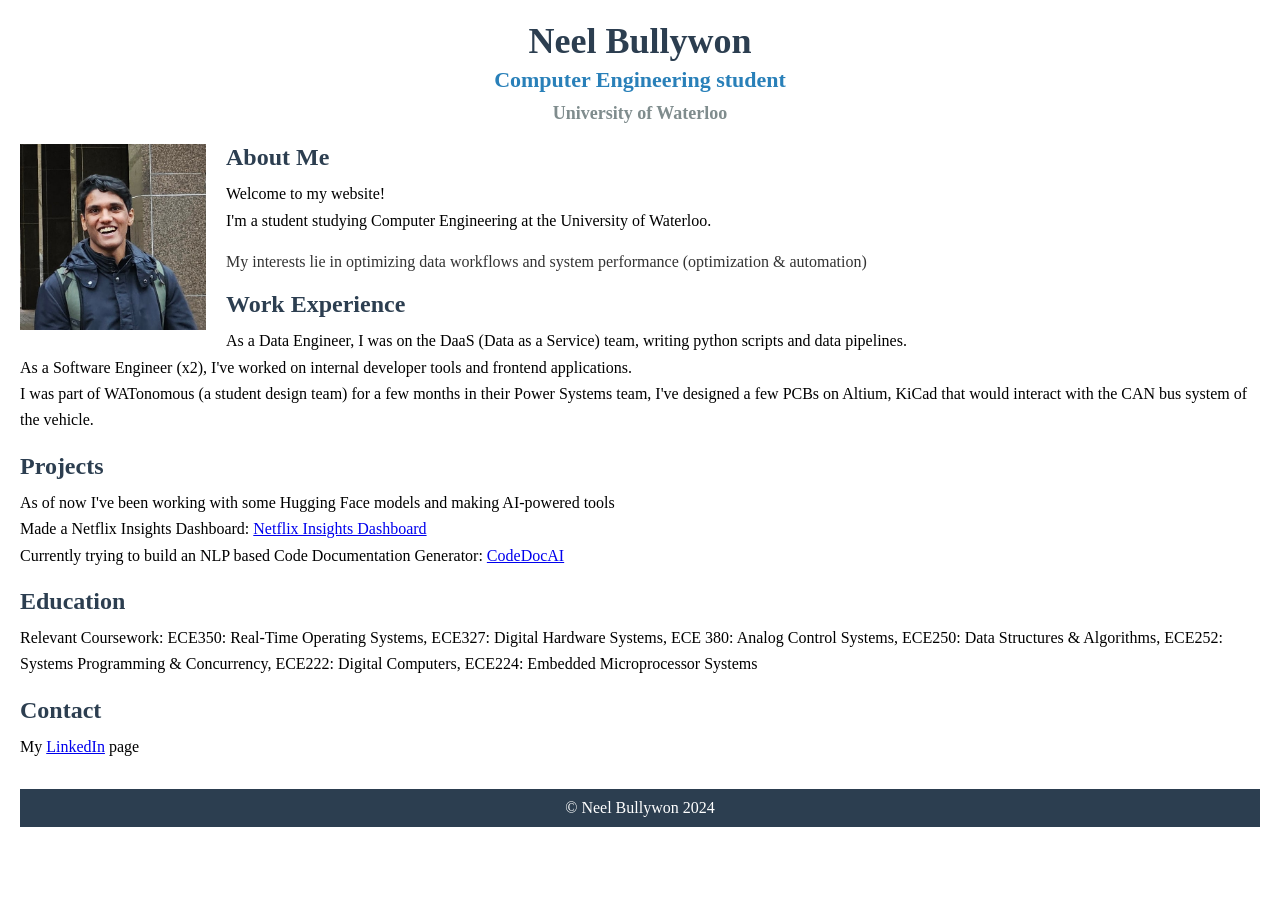
<file: index.html>
<!DOCTYPE html>
<html lang="en">
<head>
    <meta charset="UTF-8">
    <meta name="viewport" content="width=device-width, initial-scale=1.0">
    <title>Neel Bullywon</title>
    <link rel="stylesheet" href="styles.css">
</head>
<body>

    
        <div class="container">

        
        <header>
            <h1>Neel Bullywon</h1>
            <h2>Computer Engineering student</h2>
            
            <h3>University of Waterloo</h3>
        </header>
        <div class="image-container">
            <img src="img.jpg" alt="Neel Bullywon">
        </div>

        
        
        <!--
        <nav>
            <ul>
                <li><a href="#about">About Me</a></li>
                <li><a href="#Work_Experience">Work Experience</a></li>
               <li><a href="#Projects">Projects</a></li>
               <li><a href="#Education">Education</a></li>
                <li><a href="#contact">Contact</a></li>
            </ul>
        </nav>
        -->
        <!-- Image container placed before About Me section -->
        


        <section id="about">
            <h2>About Me</h2>
            <p> Welcome to my website!</p>
            <p> I'm a student studying Computer Engineering at the University of Waterloo.</p>
        </section>
        <section>
            My interests lie in optimizing data workflows and system performance (optimization & automation)
        </section>

        <section id="Work_Experience">
            <h2>Work Experience</h2>
            <p>As a Data Engineer, I was on the DaaS (Data as a Service) team, writing python scripts and data pipelines.
            </p>
            
            <p>    As a Software Engineer (x2), I've worked on internal developer tools and frontend applications. </p>
            <p> 
                I was part of WATonomous (a student design team) for a few months in their Power Systems team, I've designed a 
                few PCBs on Altium, KiCad that would interact with the CAN bus system of the vehicle.
            </p>
        </section>
        <section id="Projects">
            <h2>Projects</h2>
            <p>As of now I've been working with some Hugging Face models and making AI-powered tools</p>
            <p> Made a Netflix Insights Dashboard: <a href="https://github.com/Nebu0528/Netflix-Dashboard" target="_blank">Netflix Insights Dashboard</a></p>
            <p> Currently trying to build an NLP based Code Documentation Generator: <a href = "https://github.com/Nebu0528/CodeDocAI" target="_blank">CodeDocAI</a></p>
        </section>

        <section id="Education">
            <h2>Education</h2>
           <p>Relevant Coursework: ECE350: Real-Time Operating Systems, ECE327: Digital Hardware Systems, ECE 380: Analog Control Systems, ECE250: Data Structures & Algorithms, ECE252: Systems Programming & Concurrency,
            ECE222: Digital Computers, ECE224: Embedded Microprocessor Systems
           </p>
        </section>

        <section id="contact">
            <h2>Contact</h2>
            <p>My <a href="https://www.linkedin.com/in/neelbullywon/" target="_blank">LinkedIn</a> page</p>
        </section>

        <footer>
            <p>&copy; Neel Bullywon 2024</p>
        </footer>
    </div>
</body>
</html>
</file>
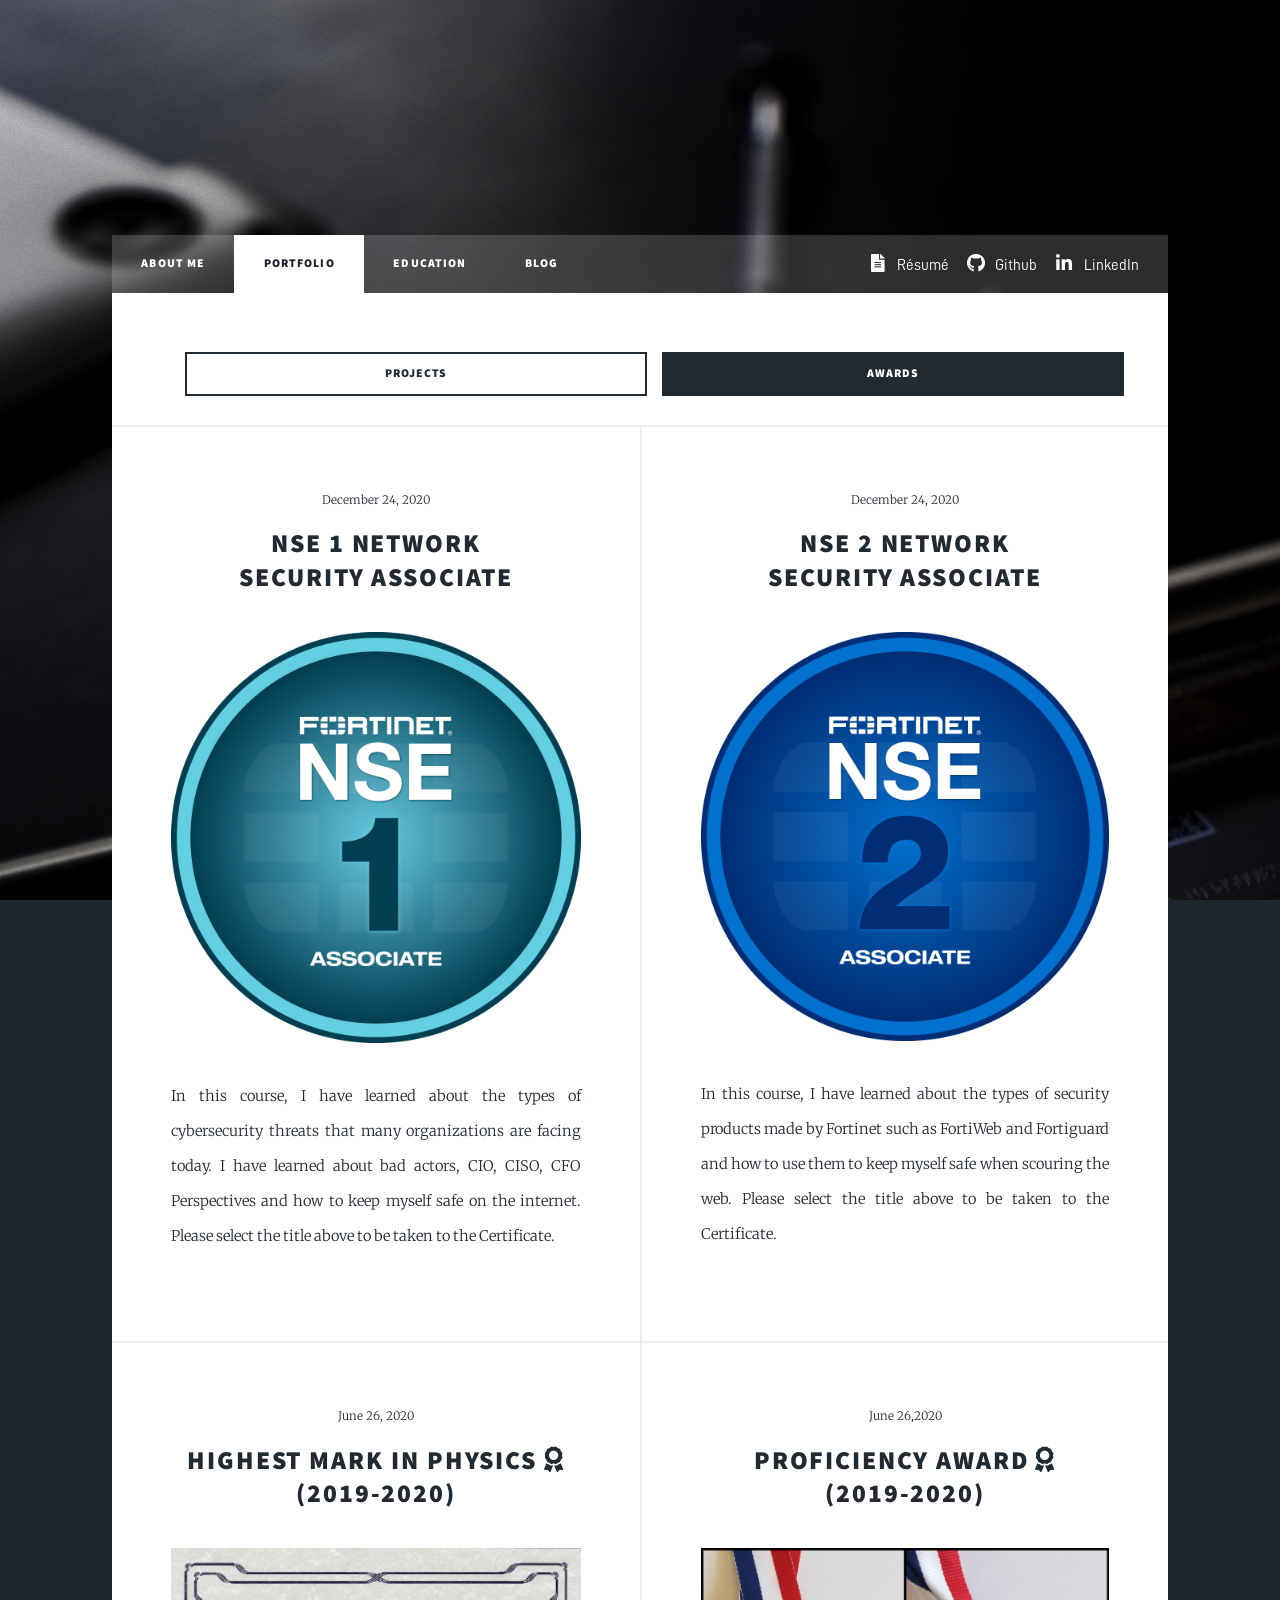
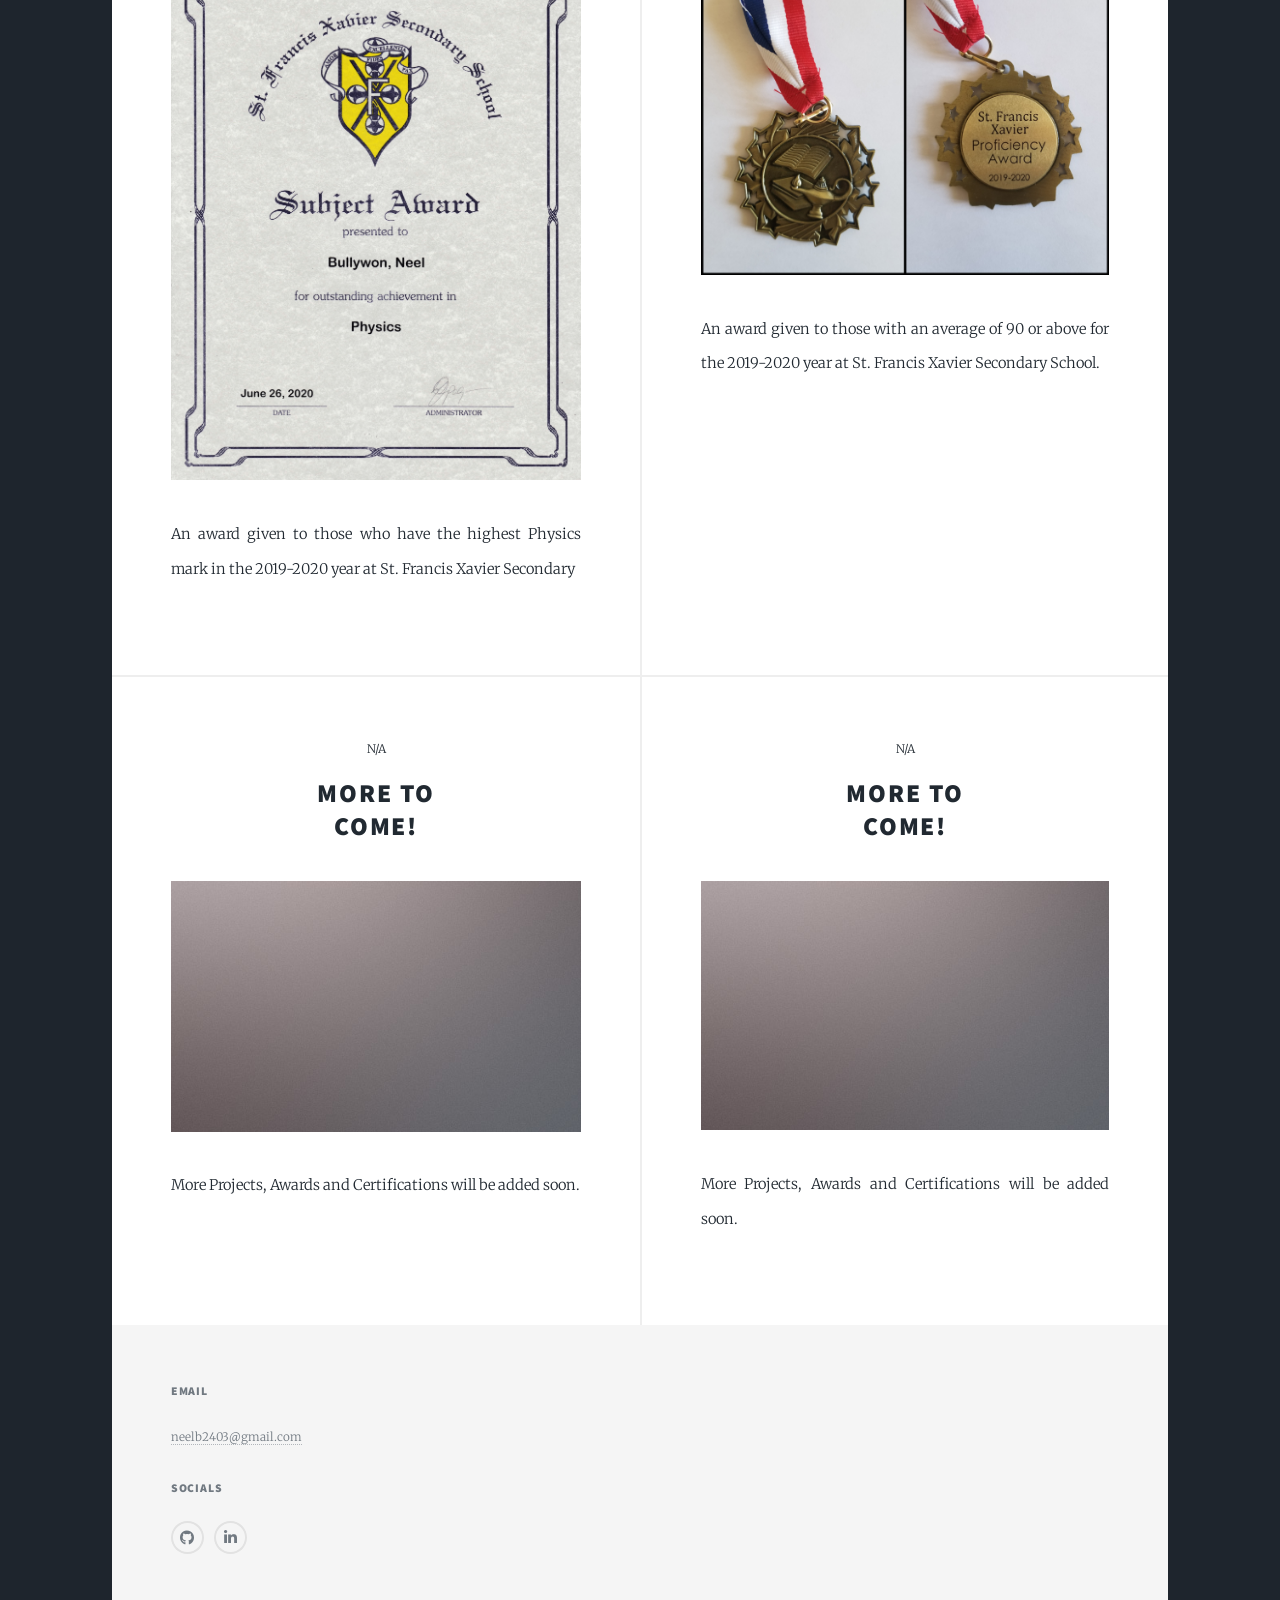
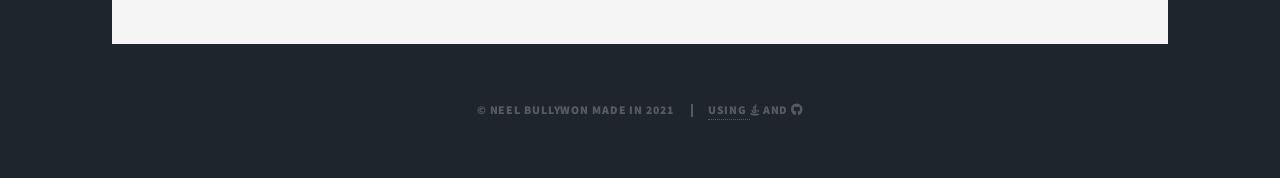
<file: Awards.html>
<!DOCTYPE HTML>
<html>
	<head>
		<title>Neel Bullywon</title>
		<meta charset="utf-8" />
		<meta name="viewport" content="width=device-width, initial-scale=1, user-scalable=no" />
		<link rel="stylesheet" href="assets/css/main.css" />
		<noscript><link rel="stylesheet" href="assets/css/noscript.css" /></noscript>
	</head>
	<body class="is-preload">

		<!-- Wrapper -->
			<div id="wrapper" class="fade-in">


				<!-- Header -->
					<header id="header">

					</header>

				<!-- Nav -->
				<nav id="nav">
					<ul class="links">
						<li><a href="index.html">About Me</a></li>
						<li class="active"><a href="index2.html">Portfolio</a></li>
						<li><a href="Education.html">Education</a></li>
						<li><a href="index.html">Blog</a></li>
						</ul>

						<ul class="icons">
							<li><a href="Documents/Resume.pdf" target="_blank" class="icon solid fa-file-alt"></i> Résumé </a></li>
							<li><a href="https://github.com/Nebu0528" target="_blank" class="icon brands fa-github"></i> Github </a></li>
							<li><a href="https://www.linkedin.com/in/neelbullywon/" target="_blank" class="icon brands fa-linkedin-in"></i> LinkedIn </a></li>
						</ul>
					</nav>

				<!-- Main -->
					<div id="main">

						<!-- Featured Post -->
								</header>
								<ul class="actions fit">
									<li><a href="Projects.html"class="button fit">Projects</a></li> <li><a href="Awards.html"class="button primary fit">Awards</a></li>
								</ul>

							</article>

						<!-- Posts -->
							<section class="posts">
								<article>
									<header>
										<span class="date">December 24, 2020</span>
										<h2><a href="Documents/NSE_1_Certification.pdf" target="_blank" >NSE 1 Network <br />
											Security Associate</a></h2>
									</header>
									<a href="Documents/NSE_1_Certification.pdf" target="_blank" class="image fit"><img src="images/NSE 1.png" alt="" /></a>
									<p>In this course, I have learned about the types of cybersecurity threats that many organizations are facing today. I have learned about bad actors, CIO, CISO, CFO Perspectives and how to keep myself safe on the internet. Please select the title above to be taken to the Certificate. </p>
									<ul class="actions special">
									</ul>
								</article>
								<article>
									<header>
										<span class="date">December 24, 2020</span>
										<h2><a href="Documents/NSE_2_Certification.pdf" target="_blank">NSE 2 Network <br />
											Security Associate</a></h2>
									</header>
									<a href="Documents/NSE_2_Certification.pdf" target="_blank" class="image fit"><img src="images/NSE 2.png" alt="" /></a>
									<p>In this course, I have learned about the types of security products made by Fortinet such as FortiWeb and Fortiguard and how to use them to keep myself safe when scouring the web. Please select the title above to be taken to the Certificate.</p>
									<ul class="actions special">
									</ul>
								</article>
								<article>
									<header>
										<span class="date">June 26, 2020</span>
										<h2><a href="Documents/Physics Award.pdf" target="_blank" >Highest Mark in Physics <i class="fas fa-award"></i> <br />
										(2019-2020)</a></h2>
									</header>
									<a href="Documents/Physics Award.pdf" target="_blank" class="image fit"><img src="images/Physics Profiency Award.png" alt="" /></a>
									<p>An award given to those who have the highest Physics mark in the 2019-2020 year at St. Francis Xavier Secondary </p>
									<ul class="actions special">
									</ul>	
								</article>
							    <article>
									<header>
										<span class="date">June 26,2020</span>
										<h2><a href="#">Proficiency Award <i class="fas fa-award"></i><br />
										(2019-2020)</a></h2>
									</header>
									<a href="images/Proficiency Award.jpg" class="image fit"><img src="images/Proficiency Award.jpg" alt="" /></a>
									<p>An award given to those with an average of 90 or above for the 2019-2020 year at St. Francis Xavier Secondary School.</p>
									<ul class="actions special">
									</ul>
								</article>
								<article>
									<header>
										<span class="date">N/A</span>
										<h2><a href="#">More to<br />
										Come!</a></h2>
									</header>
									<a href="#" class="image fit"><img src="images/pic07.jpg" alt="" /></a>
									<p>More Projects, Awards and Certifications will be added soon.</p>
									<ul class="actions special">
									</ul>
								</article>
								<article>
									<header>
										<span class="date">N/A</span>
										<h2><a href="#">More to<br />
										Come!</a></h2>
									</header>
									<a href="#" class="image fit"><img src="images/pic07.jpg" alt="" /></a>
									<p>More Projects, Awards and Certifications will be added soon.</p>
									<ul class="actions special">
									</ul>
								</article>

								
							</section>
						</div>

<!-- Footer -->
					<footer id="footer">
						<section>
							<form method="post" action="#">
								<div class="fields">
									<div class="field">		
							<section>
								<h3>Email</h3>
								<p><a href="#">neelb2403@gmail.com</a></p>
							</section>
							<section>
								<h3>Socials</h3>
								<ul class="icons alt">
									<li><a href="https://github.com/Nebu0528" target="_blank" class="icon brands alt fa-github"><span class="label">GitHub</span></a></li>
									<li><a href="#" class="icon brands fab fa-linkedin-in"><class="label"></span></a></li>
								</ul>
							</section>
						</section>
					</footer>

				<!-- Copyright -->
					<div id="copyright">
						<ul><li>&copy; Neel Bullywon Made In 2021 </li>
							<li><a class="link" href="/#/"> </i> Using   </a> <i class="fab fa-java"></i> and    </a><i class="fab fa-github"></i>
					</div>

			</div>

		<!-- Scripts -->
			<script src="assets/js/jquery.min.js"></script>
			<script src="assets/js/jquery.scrollex.min.js"></script>
			<script src="assets/js/jquery.scrolly.min.js"></script>
			<script src="assets/js/browser.min.js"></script>
			<script src="assets/js/breakpoints.min.js"></script>
			<script src="assets/js/util.js"></script>
			<script src="assets/js/main.js"></script>

	</body>
</html>
</file>
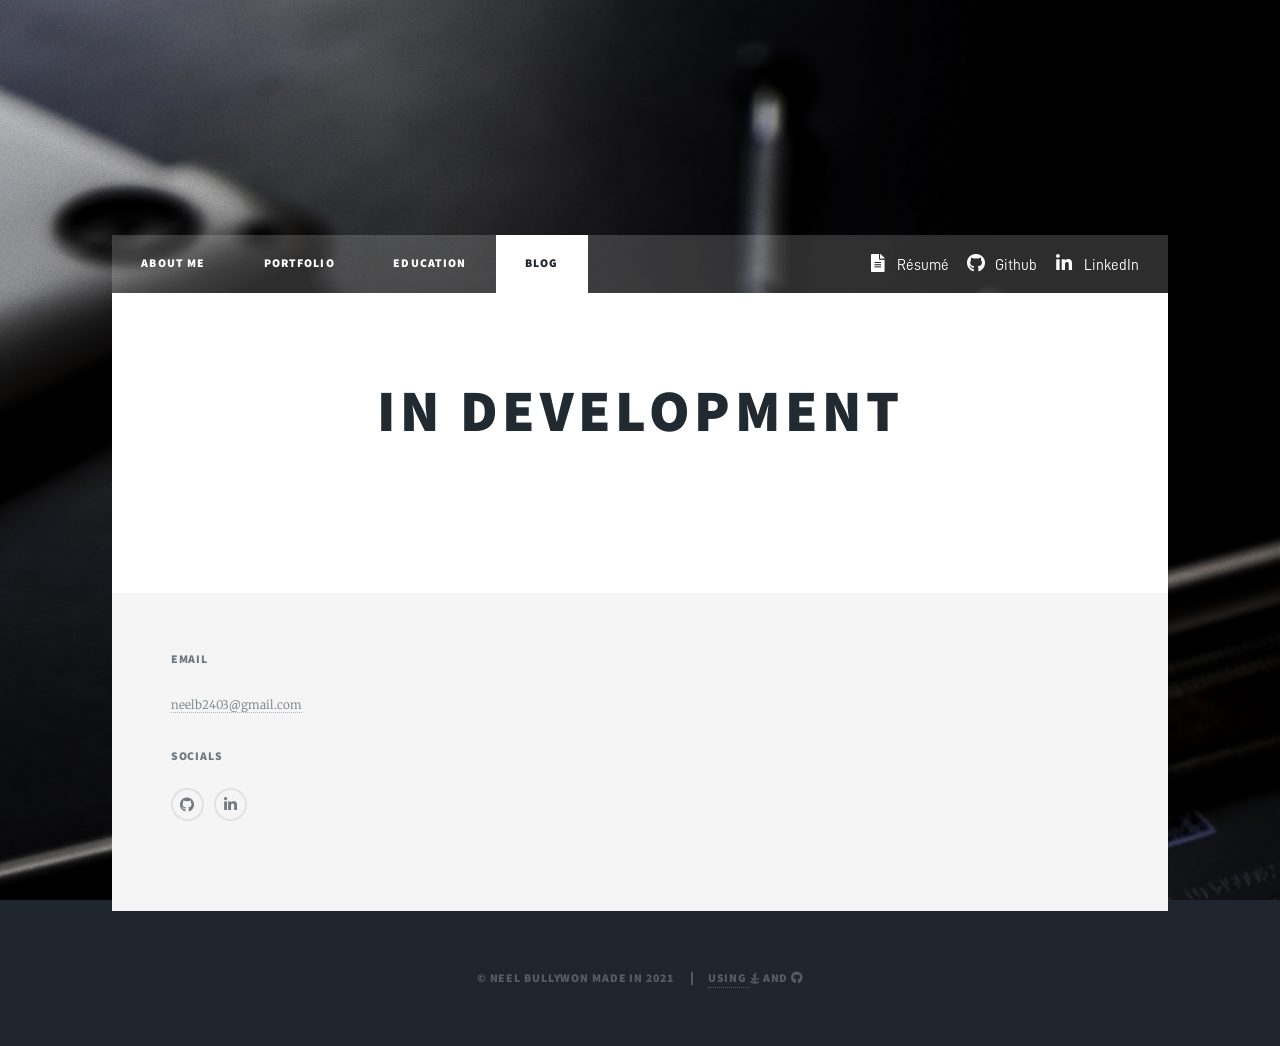
<file: Blog.html>
<!DOCTYPE HTML>
<html>
	<head>
		<title>Neel Bullywon</title>
		<meta charset="utf-8" />
		<meta name="viewport" content="width=device-width, initial-scale=1, user-scalable=no" />
		<link rel="stylesheet" href="assets/css/main.css" />
		<noscript><link rel="stylesheet" href="assets/css/noscript.css" /></noscript>
	</head>
	<body class="is-preload">

		<!-- Wrapper -->
			<div id="wrapper" class="fade-in">

				<!-- Header -->
					<header id="header">
					</header>

				<!-- Nav -->
					<nav id="nav">
						<ul class="links">
							<li><a href="index.html">About Me</a></li>
							<li><a href="index2.html">Portfolio</a></li>
							<li><a href="Education.html">Education</a></li>
							<li class="active"><a href="Blog.html">Blog</a></li>
							</ul>
						</ul>
						<ul class="icons">
							<li><a href="Documents/Resume.pdf" target="_blank" class="icon solid fa-file-alt"></i> Résumé </a></li>
							<li><a href="https://github.com/Nebu0528" target="_blank" class="icon brands fa-github"></i> Github </a></li>
							<li><a href="https://www.linkedin.com/in/neelbullywon/" target="_blank" class="icon brands fa-linkedin-in"></i> LinkedIn </a></li>
						</ul>
					</nav>
				<!-- Main -->
				<div id="main">

					<!-- Featured Post -->
						<article class="post featured">
							<header class="major">
								<h1><a> IN DEVELOPMENT <br />
								</a></h1>
							<ul class="actions special">

						</article>
						<!-- Footer -->
							</footer>

					</div>

<!-- F				ooter -->
					<footer id="footer">
						<section>
							<form method="post" action="#">
								<div class="fields">
									<div class="field">		
							<section>
								<h3>Email</h3>
								<p><a href="#">neelb2403@gmail.com</a></p>
							</section>
							<section>
								<h3>Socials</h3>
								<ul class="icons alt">
									<li><a href="https://github.com/Nebu0528" target="_blank" class="icon brands alt fa-github"><span class="label">GitHub</span></a></li>
									<li><a href="#" class="icon brands fab fa-linkedin-in"><class="label"></span></a></li>
								</ul>
							</section>
						</section>
					</footer>

				<!-- Copyright -->
					<div id="copyright">
						<ul><li>&copy; Neel Bullywon Made In 2021</li>
							<li><a class="link" href="/#/"> </i> Using   </a> <i class="fab fa-java"></i> and    </a><i class="fab fa-github"></i>
					</div>

			</div>

		<!-- Scripts -->
			<script src="assets/js/jquery.min.js"></script>
			<script src="assets/js/jquery.scrollex.min.js"></script>
			<script src="assets/js/jquery.scrolly.min.js"></script>
			<script src="assets/js/browser.min.js"></script>
			<script src="assets/js/breakpoints.min.js"></script>
			<script src="assets/js/util.js"></script>
			<script src="assets/js/main.js"></script>

	</body>
</html>
</file>
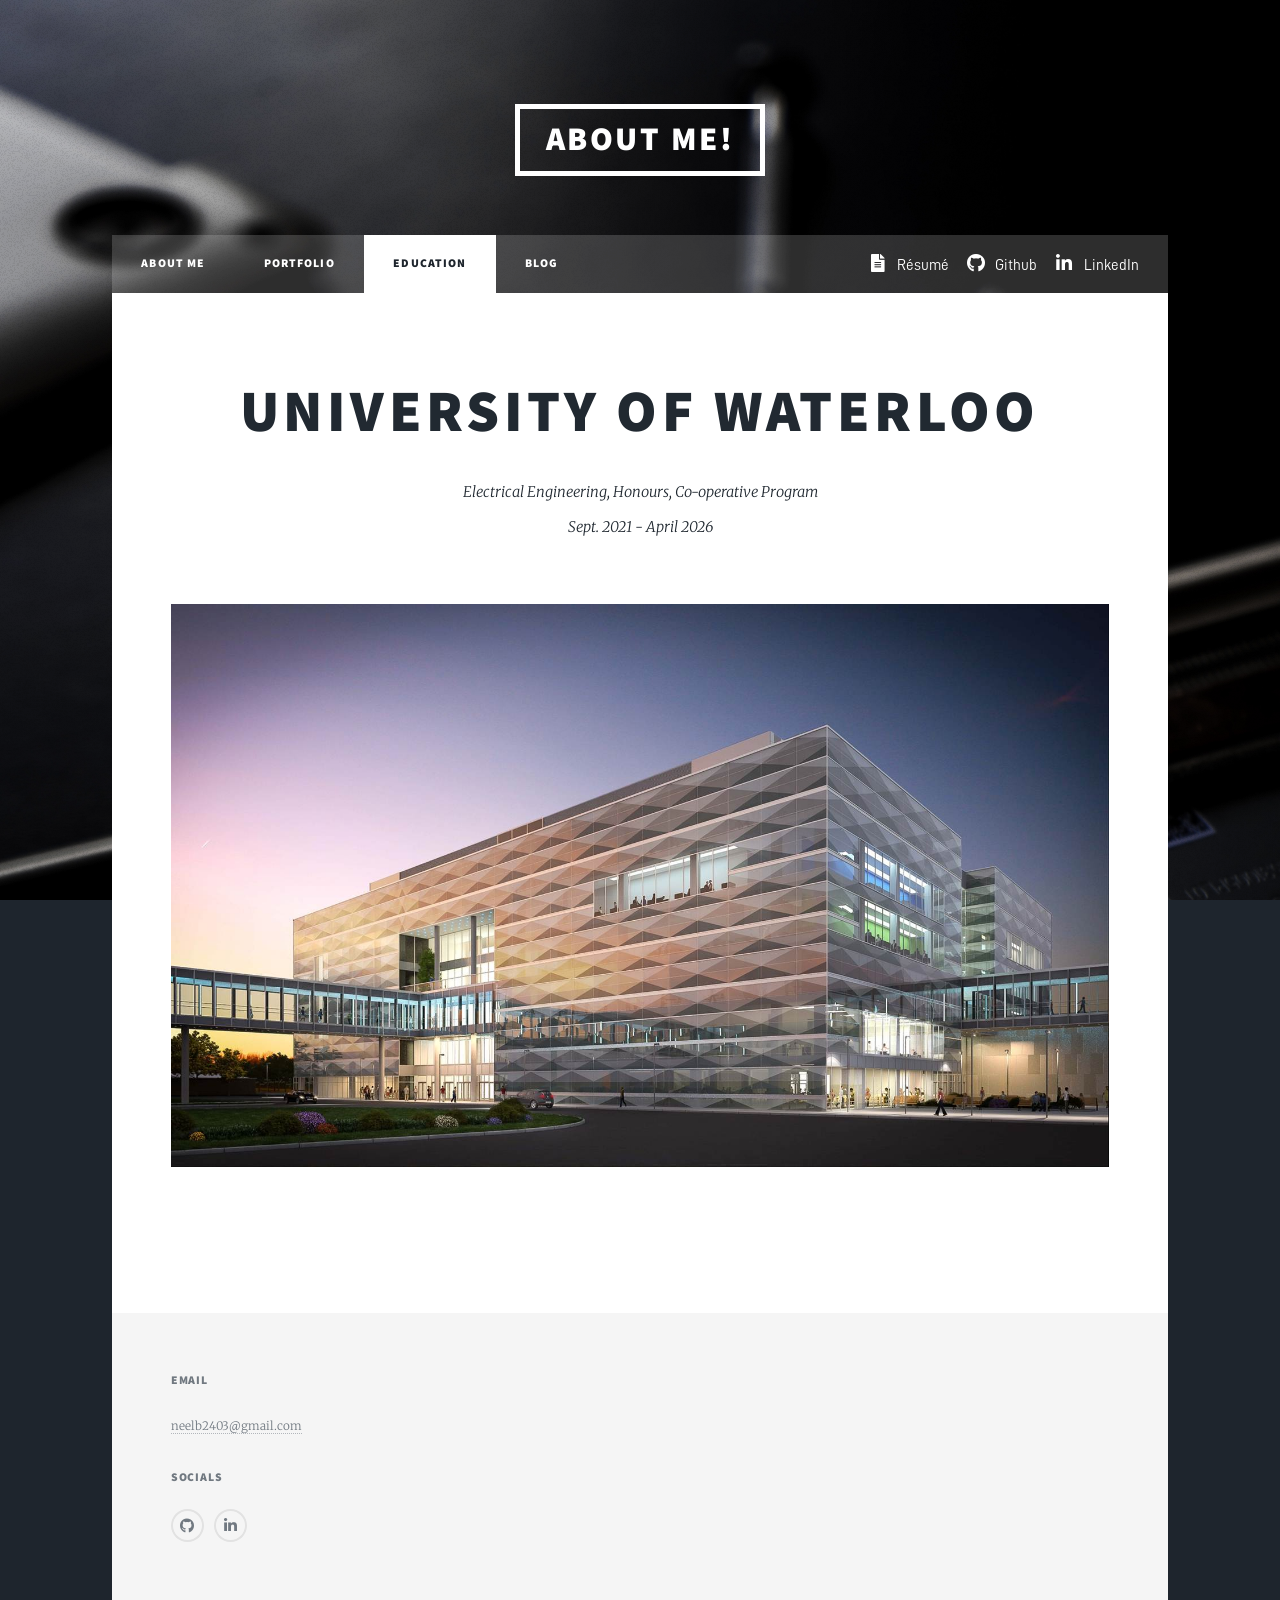
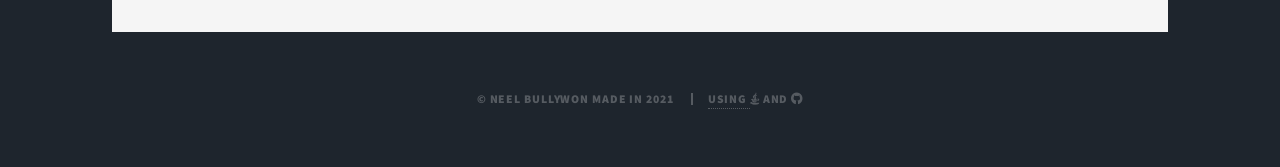
<file: Education.html>
<!DOCTYPE HTML>
<html>
	<head>
		<title>Neel Bullywon</title>
		<meta charset="utf-8" />
		<meta name="viewport" content="width=device-width, initial-scale=1, user-scalable=no" />
		<link rel="stylesheet" href="assets/css/main.css" />
		<noscript><link rel="stylesheet" href="assets/css/noscript.css" /></noscript>
	</head>
	<body class="is-preload">

		<!-- Wrapper -->
			<div id="wrapper" class="fade-in">

				<!-- Header -->
					<header id="header">
						<a href="index.html" class="logo">About me!</a>
					</header>

				<!-- Nav -->
					<nav id="nav">
						<ul class="links">
							<li><a href="index.html">About Me</a></li>
							<li><a href="index2.html">Portfolio</a></li>
							<li class="active"><a href="Education.html">Education</a></li>
							<li><a href="Blog.html">Blog</a></li>
							</ul>
						</ul>
						<ul class="icons">
							<li><a href="Documents/Resume.pdf" target="_blank" class="icon solid fa-file-alt"></i> Résumé </a></li>
							<li><a href="https://github.com/Nebu0528" target="_blank" class="icon brands fa-github"></i> Github </a></li>
							<li><a href="https://www.linkedin.com/in/neelbullywon/" target="_blank" class="icon brands fa-linkedin-in"></i> LinkedIn </a></li>
						</ul>
					</nav>

				<!-- Main -->
					<div id="main">

						<!-- Featured Post -->
							<article class="post featured">
								<header class="major">
									<h2><a href="https://uwaterloo.ca/future-students/programs/electrical-engineering" target="_blank"> University of Waterloo<br />
									</a></h2>
									<p>Electrical Engineering, Honours, Co-operative Program<br /> 
									Sept. 2021 - April 2026</p>
								</header>
								<a href="#" class="image main"><img src="images/Waterlooeng7.jpg" alt="" /></a>
								<ul class="actions special">

							</article>

						<!-- Footer -->
							</footer>

					</div>

<!-- F				ooter -->
					<footer id="footer">
						<section>
							<form method="post" action="#">
								<div class="fields">
									<div class="field">		
							<section>
								<h3>Email</h3>
								<p><a href="#">neelb2403@gmail.com</a></p>
							</section>
							<section>
								<h3>Socials</h3>
								<ul class="icons alt">
									<li><a href="https://github.com/Nebu0528" target="_blank" class="icon brands alt fa-github"><span class="label">GitHub</span></a></li>
									<li><a href="#" class="icon brands fab fa-linkedin-in"><class="label"></span></a></li>
								</ul>
							</section>
						</section>
					</footer>

				<!-- Copyright -->
					<div id="copyright">
						<ul><li>&copy; Neel Bullywon Made In 2021</li>
							<li><a class="link" href="/#/"> </i> Using   </a> <i class="fab fa-java"></i> and    </a><i class="fab fa-github"></i>
					</div>

			</div>

		<!-- Scripts -->
			<script src="assets/js/jquery.min.js"></script>
			<script src="assets/js/jquery.scrollex.min.js"></script>
			<script src="assets/js/jquery.scrolly.min.js"></script>
			<script src="assets/js/browser.min.js"></script>
			<script src="assets/js/breakpoints.min.js"></script>
			<script src="assets/js/util.js"></script>
			<script src="assets/js/main.js"></script>

	</body>
</html>
</file>
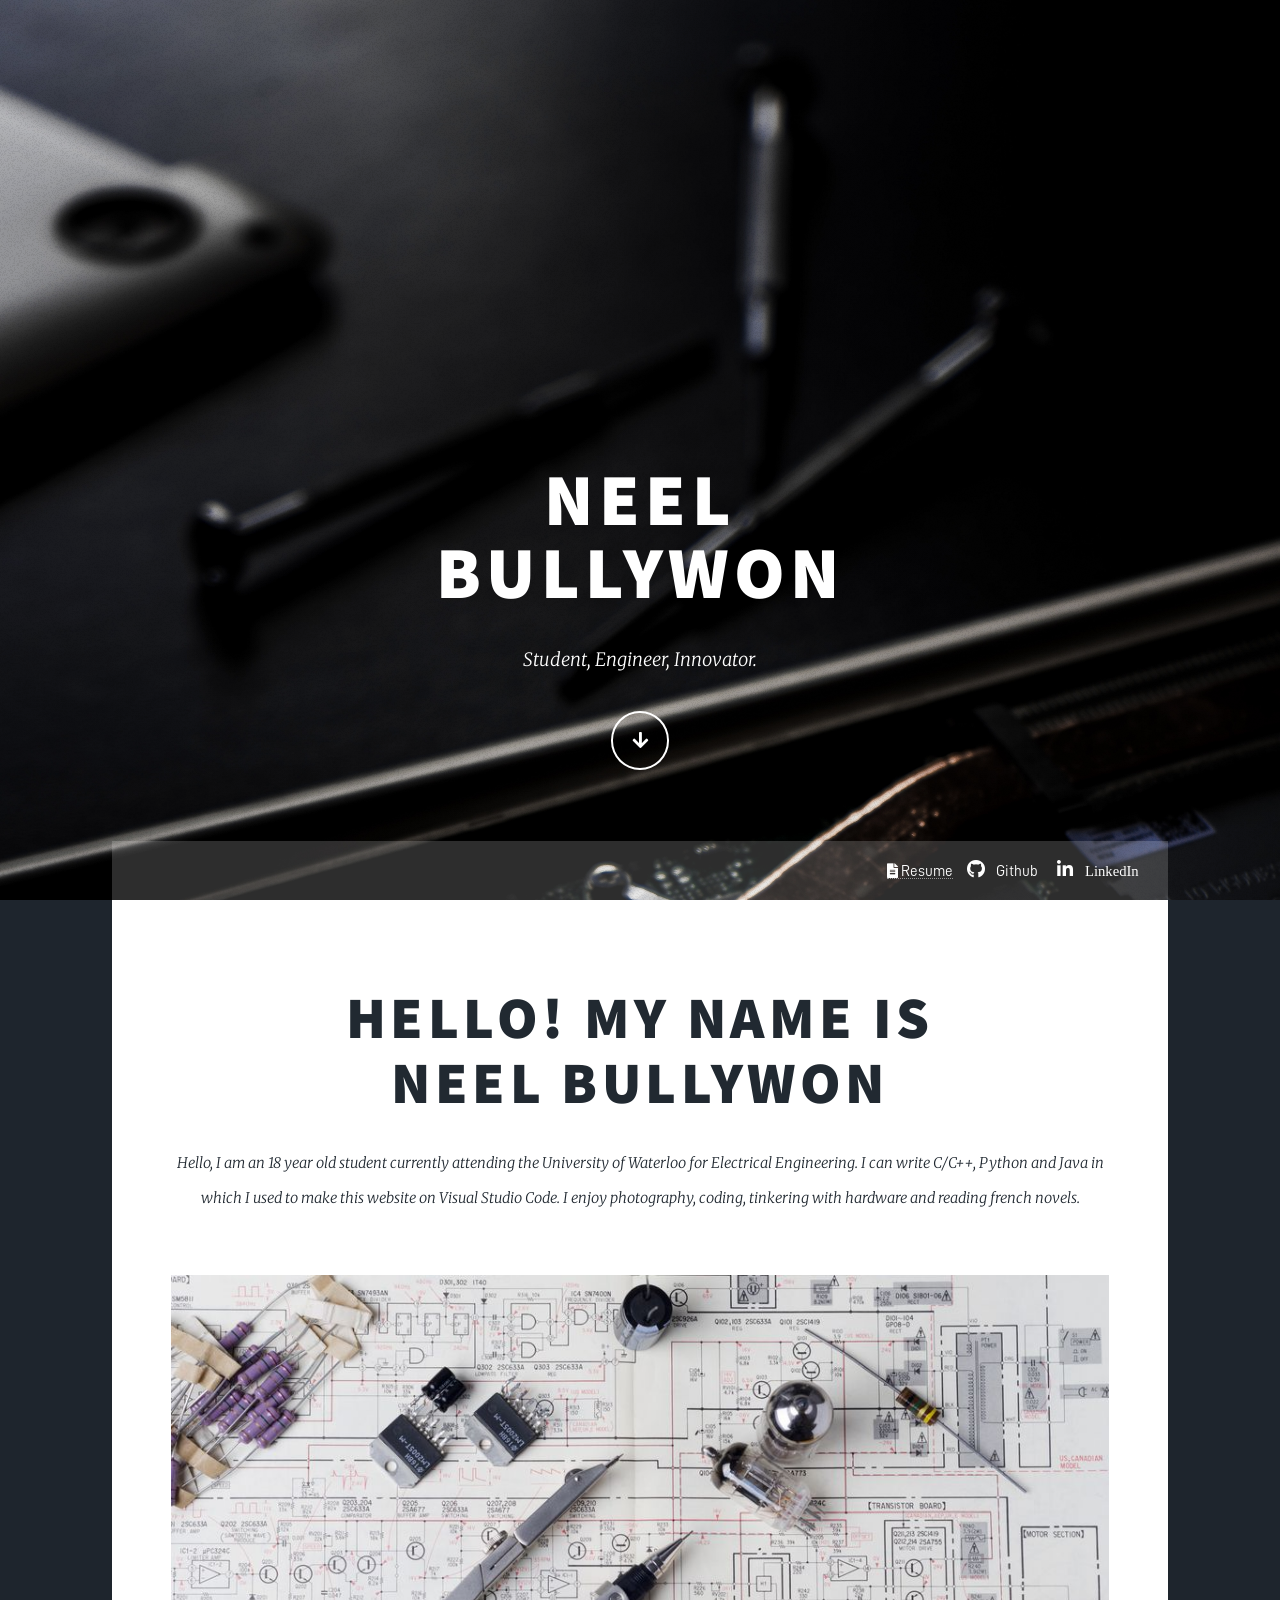
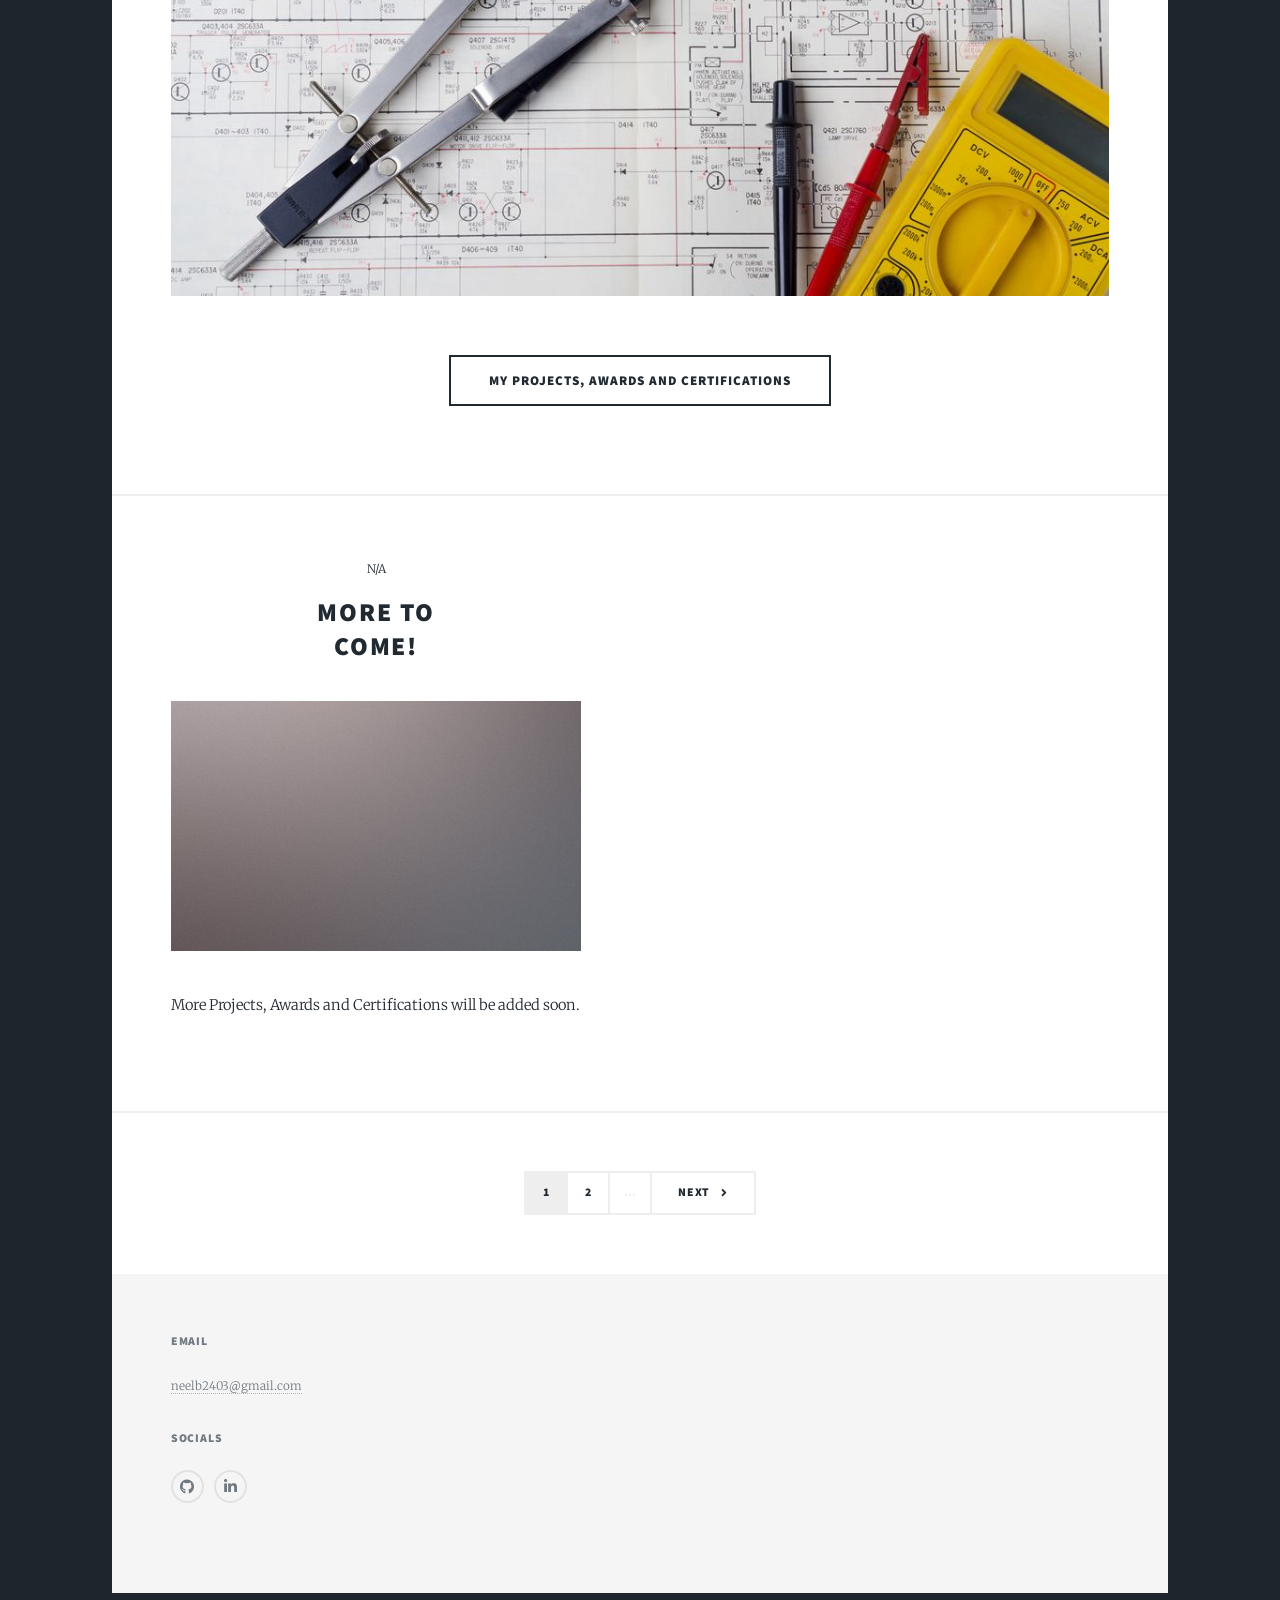
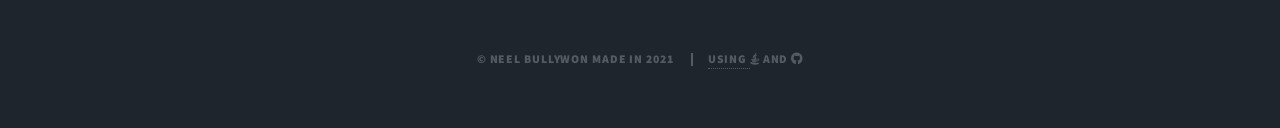
<file: generic.html>
<!DOCTYPE HTML>
<html>
	<head>
		<title>Neel Bullywon</title>
		<meta charset="utf-8" />
		<meta name="viewport" content="width=device-width, initial-scale=1, user-scalable=no" />
		<link rel="stylesheet" href="assets/css/main.css" />
		<noscript><link rel="stylesheet" href="assets/css/noscript.css" /></noscript>
	</head>
	<body class="is-preload">

		<!-- Wrapper -->
			<div id="wrapper" class="fade-in">

				<!-- Intro -->
					<div id="intro">
						<h1>Neel<br />
						Bullywon</h1>
						<p>Student, Engineer, Innovator.</p>
						<ul class="actions">
							<li><a href="#header" class="button icon solid solo fa-arrow-down scrolly">Continue</a></li>
						</ul>
					</div>

				<!-- Header -->
					<header id="header">
						<a href="index.html" class="logo">About me!</a>
					</header>

				<!-- Nav -->
					<nav id="nav">
						<ul class="links">
						</ul>
						<ul class="icons">
							<li><a class="link" href="/#/"> <i class="fas fa-file-alt"></i> Resume </a>
							<li><a href="https://github.com/Nebu0528" target="_blank" class="icon brands fa-github"></i> Github<span class="label">GitHub</span></a></li>
							<li><a href="#" class="icon brands fab fa-linkedin-in"></i> LinkedIn <class="label"></span></a></li>
						</ul>
					</nav>

				<!-- Main -->
					<div id="main">

						<!-- Featured Post -->
							<article class="post featured">
								<header class="major">
									<h2><a href="#"> Hello! My name is<br />
									Neel Bullywon</a></h2>
									<p>Hello, I am an 18 year old student currently attending the University of Waterloo for Electrical Engineering. I can write C/C++, Python and Java in which I used to make this website on Visual Studio Code. I enjoy photography, coding, tinkering with hardware and reading french novels. </p>
								</header>
								<a href="#" class="image main"><img src="images/Engineer.jpg" alt="" /></a>
								<ul class="actions special">
									<li><a class="button large">My Projects, Awards and Certifications</a></li>
								</ul>

							</article>

						<!-- Posts -->
							<section class="posts">
								<article>
									<header>
										<span class="date">N/A</span>
										<h2><a href="#">More to<br />
										Come!</a></h2>
									</header>
									<a href="#" class="image fit"><img src="images/pic07.jpg" alt="" /></a>
									<p>More Projects, Awards and Certifications will be added soon.</p>
									<ul class="actions special">
									</ul>
								</article>
							</section>

						<!-- Footer -->
							<footer>
								<div class="pagination">
									<!--<a href="#" class="previous">Prev</a>-->
									<a href="index.html" class="page active">1</a>
									<a href="generic.html" class="page">2</a>
									<span class="extra">&hellip;</span>
									<a href="#" class="next">Next</a>
								</div>
							</footer>

					</div>

<!-- F				ooter -->
					<footer id="footer">
						<section>
							<form method="post" action="#">
								<div class="fields">
									<div class="field">		
							<section>
								<h3>Email</h3>
								<p><a href="#">neelb2403@gmail.com</a></p>
							</section>
							<section>
								<h3>Socials</h3>
								<ul class="icons alt">
									<li><a href="https://github.com/Nebu0528" target="_blank" class="icon brands alt fa-github"><span class="label">GitHub</span></a></li>
									<li><a href="#" class="icon brands fab fa-linkedin-in"><class="label"></span></a></li>
								</ul>
							</section>
						</section>
					</footer>

				<!-- Copyright -->
					<div id="copyright">
						<ul><li>&copy; Neel Bullywon Made In 2021</li>
							<li><a class="link" href="/#/"> </i> Using   </a> <i class="fab fa-java"></i> and    </a><i class="fab fa-github"></i>
					</div>

			</div>

		<!-- Scripts -->
			<script src="assets/js/jquery.min.js"></script>
			<script src="assets/js/jquery.scrollex.min.js"></script>
			<script src="assets/js/jquery.scrolly.min.js"></script>
			<script src="assets/js/browser.min.js"></script>
			<script src="assets/js/breakpoints.min.js"></script>
			<script src="assets/js/util.js"></script>
			<script src="assets/js/main.js"></script>

	</body>
</html>
</file>
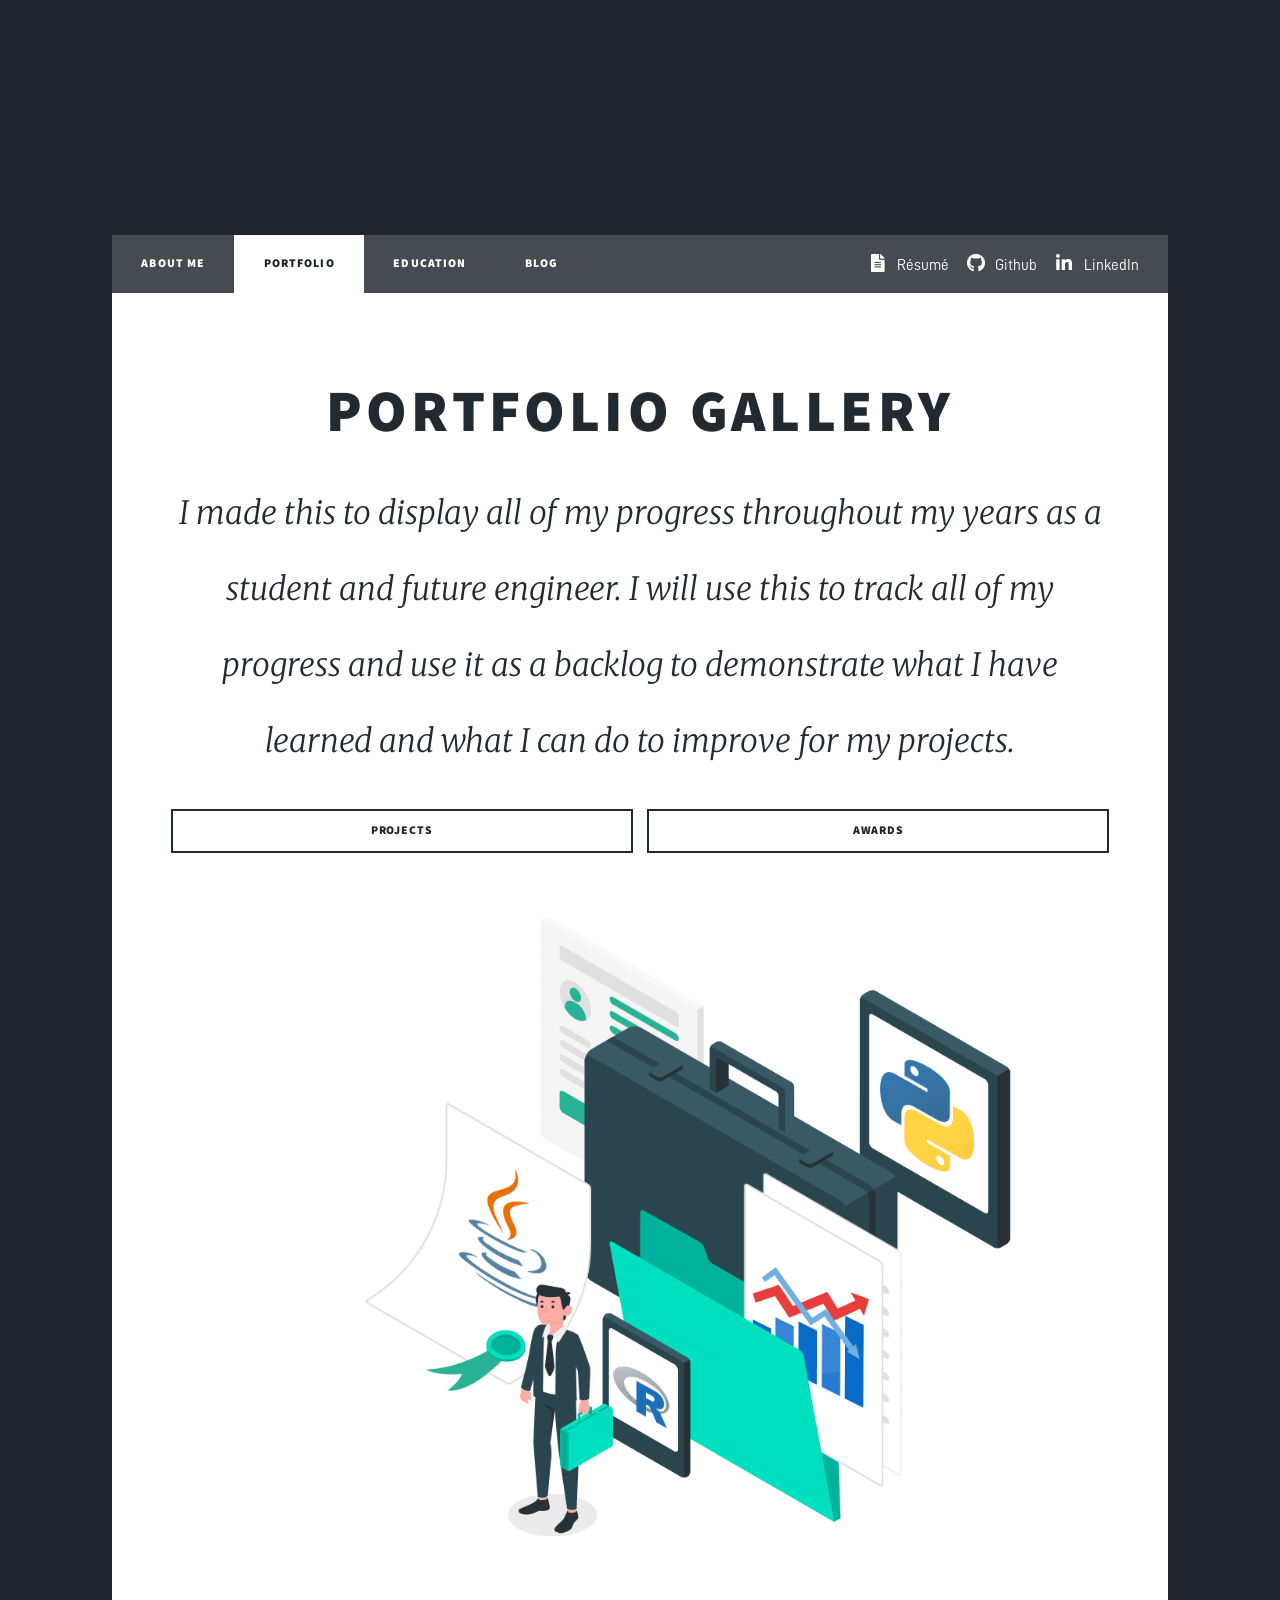
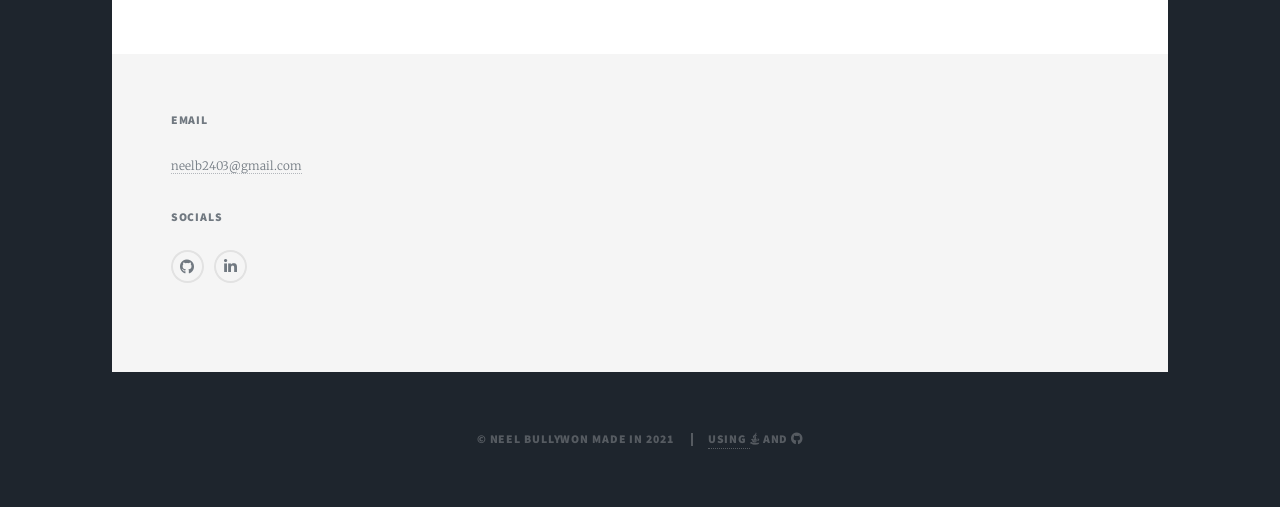
<file: index2.html>
<!DOCTYPE HTML>
<html>
	<head>
		<title>Neel Bullywon</title>
		<meta charset="utf-8" />
		<meta name="viewport" content="width=device-width, initial-scale=1, user-scalable=no" />
		<link rel="stylesheet" href="assets/css/main.css" />
		<noscript><link rel="stylesheet" href="assets/css/noscript.css" /></noscript>
	</head>
	<body class="is-preload">

		<!-- Wrapper -->


				<!-- Header -->
					<header id="header">
					</header>

				<!-- Nav -->
				<nav id="nav">
					<ul class="links">
						<li><a href="index.html">About Me</a></li>
						<li class="active"><a href="index.html">Portfolio</a></li>
						<li><a href="Education.html">Education</a></li>
						<li><a href="Blog.html">Blog</a></li>
						</ul>

						<ul class="icons">
							<li><a href="Documents/Resume.pdf" target="_blank" class="icon solid fa-file-alt"></i> Résumé </a></li>
							<li><a href="https://github.com/Nebu0528" target="_blank" class="icon brands fa-github"></i> Github </a></li>
							<li><a href="https://www.linkedin.com/in/neelbullywon/" target="_blank" class="icon brands fa-linkedin-in"></i> LinkedIn </a></li>
						</ul>
					</nav>

								<!-- Main -->
								<div id="main">

									<!-- Featured Post -->
										<article class="post featured">
											<header class="major">
												<h2><a>Portfolio Gallery</a></h2>
												<p style="font-size: 32px;"></pstyle>I made this to display all of my progress throughout my years as a student and future engineer. I will use this to track all of my progress and use it as a backlog to demonstrate what I have learned and what I can do to improve for my projects.</p>
												<ul class="actions fit">
													<li><a href="Projects.html"class="button fit">Projects</a></li> <li><a href="Awards.html"class="button fit">Awards</a></li>
												</ul>
												<a class="image main"><img src="images/Portfolio.png" alt="" /></a>
											</header>
											
			
										</article>
									</section>
								</div>
<!-- Footer -->
					<footer id="footer">
						<section>
							<form method="post" action="#">
								<div class="fields">
									<div class="field">		
							<section>
								<h3>Email</h3>
								<p><a href="#">neelb2403@gmail.com</a></p>
							</section>
							<section>
								<h3>Socials</h3>
								<ul class="icons alt">
									<li><a href="https://github.com/Nebu0528" target="_blank" class="icon brands alt fa-github"><span class="label">GitHub</span></a></li>
									<li><a href="#" class="icon brands fab fa-linkedin-in"><class="label"></span></a></li>
								</ul>
							</section>
						</section>
					</footer>

				<!-- Copyright -->
					<div id="copyright">
						<ul><li>&copy; Neel Bullywon Made In 2021</li>
							<li><a class="link" href="/#/"> </i> Using   </a> <i class="fab fa-java"></i> and    </a><i class="fab fa-github"></i>
					</div>

			</div>

		<!-- Scripts -->
			<script src="assets/js/jquery.min.js"></script>
			<script src="assets/js/jquery.scrollex.min.js"></script>
			<script src="assets/js/jquery.scrolly.min.js"></script>
			<script src="assets/js/browser.min.js"></script>
			<script src="assets/js/breakpoints.min.js"></script>
			<script src="assets/js/util.js"></script>
			<script src="assets/js/main.js"></script>
</file>
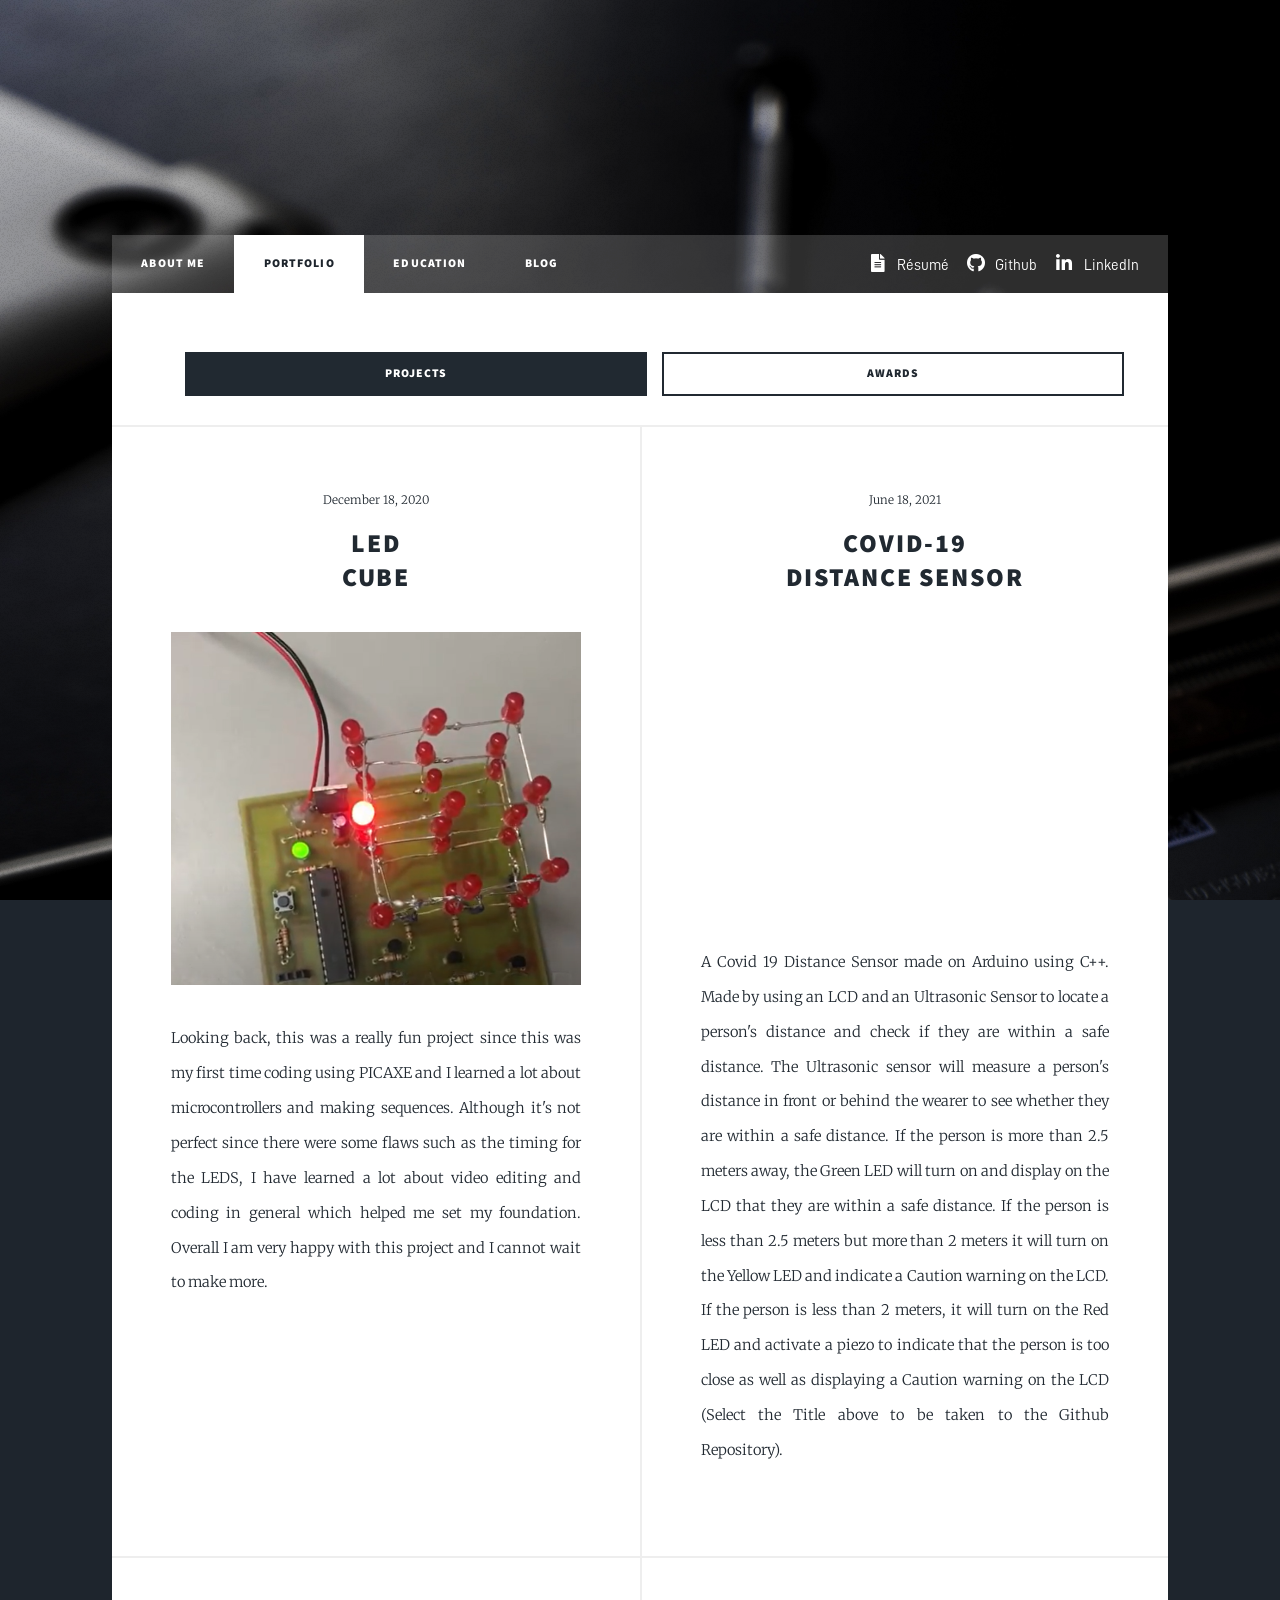
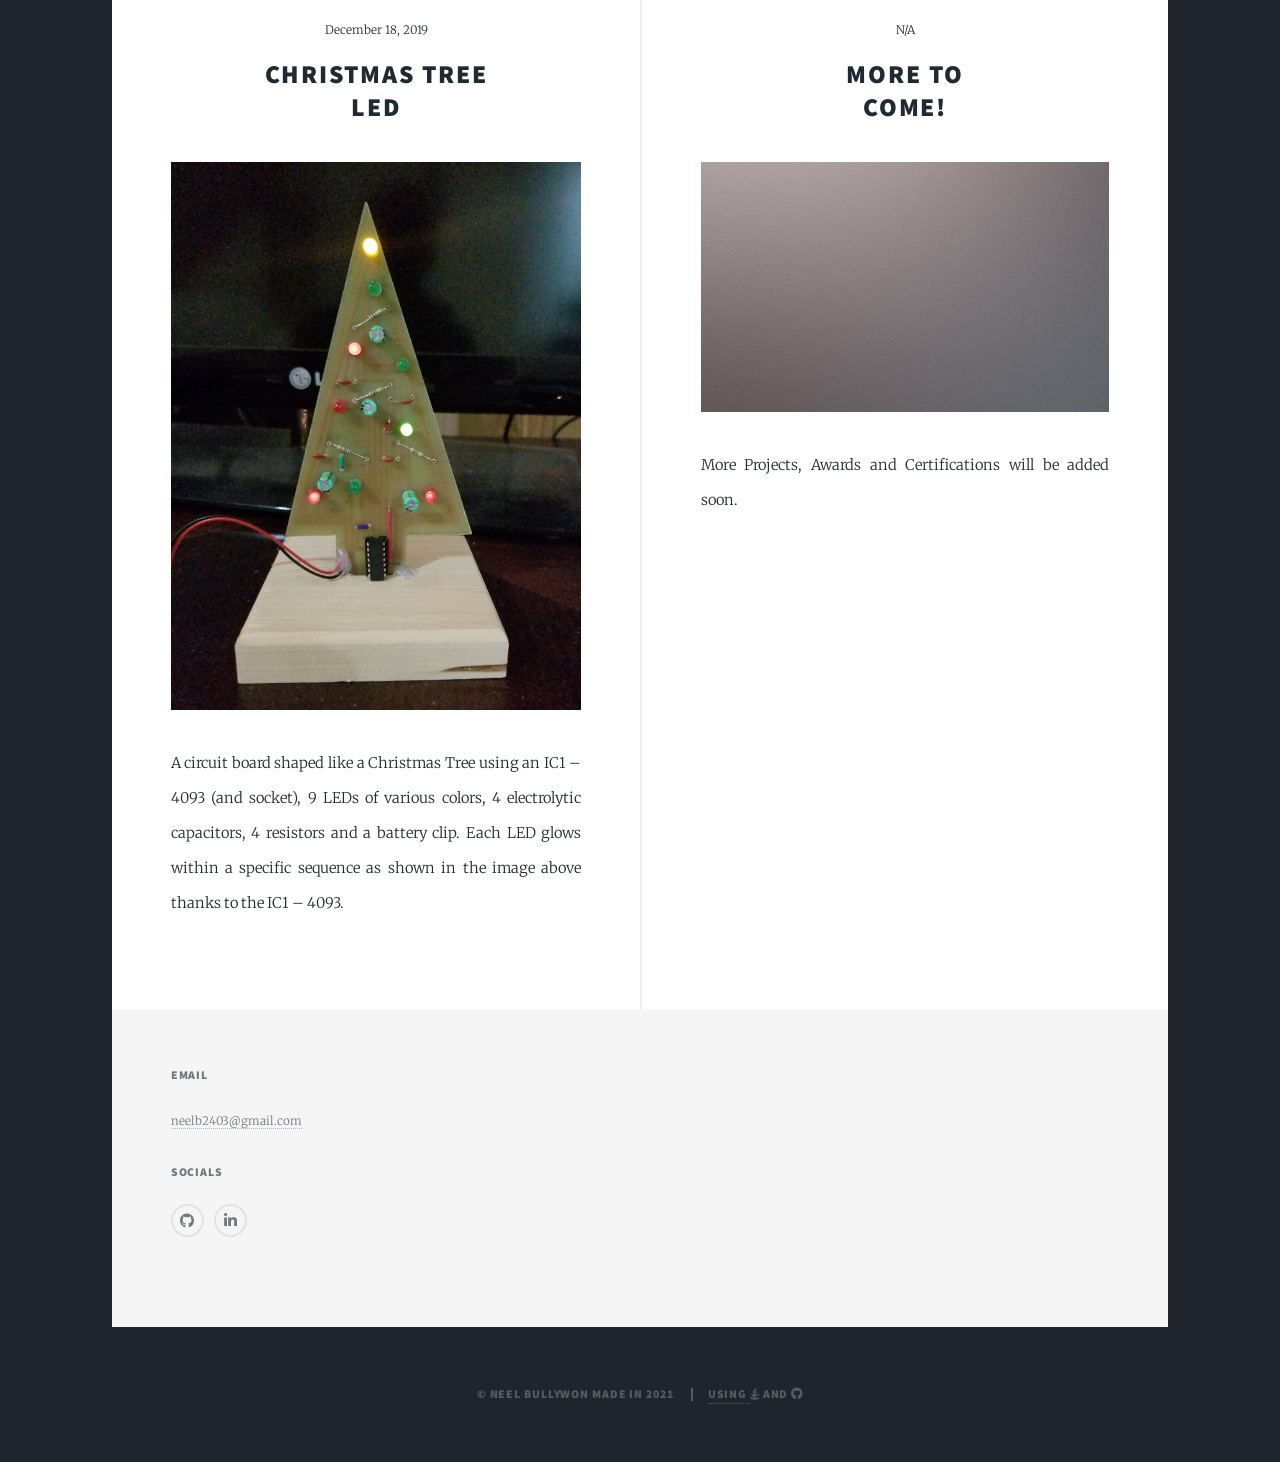
<file: Projects.html>
<!DOCTYPE HTML>
<html>
	<head>
		<title>Neel Bullywon</title>
		<meta charset="utf-8" />
		<meta name="viewport" content="width=device-width, initial-scale=1, user-scalable=no" />
		<link rel="stylesheet" href="assets/css/main.css" />
		<noscript><link rel="stylesheet" href="assets/css/noscript.css" /></noscript>
	</head>
	<body class="is-preload">

		<!-- Wrapper -->
			<div id="wrapper" class="fade-in">

				<!-- Header -->
					<header id="header">

					</header>

				<!-- Nav -->
				<nav id="nav">
					<ul class="links">
						<li><a href="index.html">About Me</a></li>
						<li class="active"><a href="index2.html">Portfolio</a></li>
						<li><a href="Education.html">Education</a></li>
						<li><a href="Blog.html">Blog</a></li>
						</ul>

						<ul class="icons">
							<li><a href="Documents/Resume.pdf" target="_blank" class="icon solid fa-file-alt"></i> Résumé </a></li>
							<li ><a href="https://github.com/Nebu0528" target="_blank" class="icon brands fa-github"></i> Github </a></li>
							<li><a href="https://www.linkedin.com/in/neelbullywon/" target="_blank" class="icon brands fa-linkedin-in"></i> LinkedIn </a></li>
						</ul>
					</nav>

				<!-- Main -->
					<div id="main">

						<!-- Featured Post -->
						<ul class="actions fit">
							<li><a href="Projects.html"class="button primary fit">Projects</a></li> <li><a href="Awards.html"class="button fit">Awards</a></li>
								</ul>

							</article>

						<!-- Posts -->
							<section class="posts">
								<article>
									<header>
										<span class="date">December 18, 2020</span>
										<h2><a href="https://github.com/Nebu0528/LED-Cube-Code" target="_blank">LED<br />
										Cube</a></h2>
									</header>
									<a class="image fit"><img src="images/LED Cube Final.PNG" alt="" /></a>
									<p>Looking back, this was a really fun project since this was my first time coding using PICAXE and I learned a lot about microcontrollers and making sequences. Although it's not perfect since there were some flaws such as the timing for the LEDS, I have learned a lot about video editing and coding in general which helped me set my foundation. Overall I am very happy with this project and I cannot wait to make more.</p>
									<ul class="actions special">
									</ul>
								</article>
								<article>
									<header>
										<span class="date">June 18, 2021</span>
										<h2><a href="https://github.com/Nebu0528/Covid-19-Distance-Sensor-" target="_blank">Covid-19<br />
										Distance Sensor</a></h2>
									</header>
									<iframe width="460" height="315" src="https://www.youtube.com/embed/htBVPGadN6M" title="YouTube video player" frameborder="0" allow="accelerometer; autoplay; clipboard-write; encrypted-media; gyroscope; picture-in-picture" allowfullscreen></iframe>
									<p>A Covid 19 Distance Sensor made on Arduino using C++. Made by using an LCD and an Ultrasonic Sensor to locate a person's distance and check if they are within a safe distance. The Ultrasonic sensor will measure a person's distance in front or behind the wearer to see whether they are within a safe distance. If the person is more than 2.5 meters away, the Green LED will turn on and display on the LCD that they are within a safe distance. If the person is less than 2.5 meters but more than 2 meters it will turn on the Yellow LED and indicate a Caution warning on the LCD. If the person is less than 2 meters, it will turn on the Red LED and activate a piezo to indicate that the person is too close as well as displaying a Caution warning on the LCD (Select the Title above to be taken to the Github Repository).
									</p>
									<ul class="actions special">
									</ul>
								</article>
								<article>
									<header>
										<span class="date">December 18, 2019</span>
										<h2><a>Christmas Tree<br />
										LED</a></h2>
									</header>
									<a class="image fit"><img src="images/Christmas Tree LED.jpg" alt="" /></a>
									<p>A circuit board shaped like a Christmas Tree using an IC1 – 4093 (and socket), 9 LEDs of various colors, 4 electrolytic capacitors, 4 resistors and a battery clip. Each LED glows within a specific sequence as shown in the image above thanks to the IC1 – 4093. </p>
									<ul class="actions special">
									</ul>
								</article>
								<article>
								<article>
									<header>
										<span class="date">N/A</span>
										<h2><a href="#">More to<br />
										Come!</a></h2>
									</header>
									<a href="#" class="image fit"><img src="images/pic07.jpg" alt="" /></a>
									<p>More Projects, Awards and Certifications will be added soon.</p>
									<ul class="actions special">
									</ul>
								</article>
								
							</section>
								
							</section>
						</div>

<!-- F				ooter -->
					<footer id="footer">
						<section>
							<form method="post" action="#">
								<div class="fields">
									<div class="field">		
							<section>
								<h3>Email</h3>
								<p><a href="#">neelb2403@gmail.com</a></p>
							</section>
							<section>
								<h3>Socials</h3>
								<ul class="icons alt">
									<li><a href="https://github.com/Nebu0528" target="_blank" class="icon brands alt fa-github"><span class="label">GitHub</span></a></li>
									<li><a href="#" class="icon brands fab fa-linkedin-in"><class="label"></span></a></li>
								</ul>
							</section>
						</section>
					</footer>

				<!-- Copyright -->
					<div id="copyright">
						<ul><li>&copy; Neel Bullywon Made In 2021 </li>
							<li><a class="link" href="/#/"> </i> Using   </a> <i class="fab fa-java"></i> and    </a><i class="fab fa-github"></i>
					</div>

			</div>

		<!-- Scripts -->
			<script src="assets/js/jquery.min.js"></script>
			<script src="assets/js/jquery.scrollex.min.js"></script>
			<script src="assets/js/jquery.scrolly.min.js"></script>
			<script src="assets/js/browser.min.js"></script>
			<script src="assets/js/breakpoints.min.js"></script>
			<script src="assets/js/util.js"></script>
			<script src="assets/js/main.js"></script>

	</body>
</html>
</file>
<file: styles.css>
/* Basic reset */
* {
    margin: 0;
    padding: 0;
    box-sizing: border-box;
}

body {
    font-family: "Times New Roman", Times, serif;
    background-color: #f0f0f0;
    color: #333;
}

html, body {
    height: 100%; /* Ensure the body takes up the full height of the viewport */
}

.container {
    min-height: 100vh; /* Make the container fill the full height of the viewport */
    width: 100%; /* Set width to 100% to fill the entire width of the screen */
    margin: 0 auto;
    background-color: #fff;
    padding: 20px;
    box-shadow: 0 2px 5px rgba(0,0,0,0.1);
}

header {
    text-align: center;
    margin-bottom: 20px;
}

header h1 {
    font-size: 36px;
    color: #2c3e50;
    margin-bottom: 5px;
}

header h2 {
    font-size: 22px;
    color: #2980b9;
    margin-bottom: 10px;
}

header h3 {
    font-size: 18px;
    color: #7f8c8d;
}

nav {
    text-align: center;
    margin: 20px 0;
}

nav ul {
    list-style: none;
}

nav ul li {
    display: inline;
    margin: 0 15px;
}

nav ul li a {
    text-decoration: none;
    color: #2980b9;
    font-weight: bold;
    font-size: 18px;
}

nav ul li a:hover {
    color: #2c3e50;
}

section {
    margin: 20px 0;
}

section h2 {
    font-size: 24px;
    color: #2c3e50;
    margin-bottom: 10px;
}

section p {
    font-size: 16px;
    line-height: 1.6;
    /* color: #7f8c8d; */
    color: #000;
    margin-bottom: 1px; /* Adds 10px space between paragraphs */
}

footer {
    text-align: center;
    margin-top: 30px;
    padding: 10px 0;
    background-color: #2c3e50;
    color: #fff;
}

/* New styles to add an image to the left-hand side */
.image-container {
    float: left;
    width: 15%; /* Adjust the width to control image size */
    margin-right: 20px; /* Adds space between the image and the content */
}

.image-container img {
    width: 100%; /* Ensures the image takes up the full width of its container */
    height: auto; /* Maintain aspect ratio */
    /* border-radius: 10px;  Optional: round the corners of the image */
}

.content {
    overflow: hidden; /* Ensures the content wraps properly around the floated image */
}
</file>
<file: assets/css/main.css>
@import url(fontawesome-all.min.css);
@import url("https://fonts.googleapis.com/css?family=Merriweather:300,700,300italic,700italic|Source+Sans+Pro:900");

/*
	Neel Bullywon
	neelb2403@gmail.com
*/

@font-face {
    font-family: 'D-DIN';
    src: url('../webfonts/D-DIN.otf') format('otf'),
         url('../webfonts/D-DIN.woff') format('woff'),
         url('../webfonts/D-DIN.woff2') format('woff2');
    font-weight: normal;
    font-style: normal;
}

.icons {
	text-decoration: none;
    font-family: D-DIN;
}

html, body, div, span, applet, object,
iframe, h1, h2, h3, h4, h5, h6, p, blockquote,
pre, a, abbr, acronym, address, big, cite,
code, del, dfn, em, img, ins, kbd, q, s, samp,
small, strike, strong, sub, sup, tt, var, b,
u, i, center, dl, dt, dd, ol, ul, li, fieldset,
form, label, legend, table, caption, tbody,
tfoot, thead, tr, th, td, article, aside,
canvas, details, embed, figure, figcaption,
footer, header, hgroup, menu, nav, output, ruby,
section, summary, time, mark, audio, video {
	margin: 0;
	padding: 0;
	border: 0;
	font-size: 100%;
	font: inherit;
	vertical-align: baseline;
}

article, aside, details, figcaption, figure,
footer, header, hgroup, menu, nav, section {
	display: block;}

body {
	line-height: 1;
}

ol, ul {
	list-style: none;
}

blockquote, q {
	quotes: none;
}

	blockquote:before, blockquote:after, q:before, q:after {
		content: '';
		content: none;
	}

table {
	border-collapse: collapse;
	border-spacing: 0;
}

body {
	-webkit-text-size-adjust: none;
}

mark {
	background-color: transparent;
	color: inherit;
}

input::-moz-focus-inner {
	border: 0;
	padding: 0;
}

input, select, textarea {
	-moz-appearance: none;
	-webkit-appearance: none;
	-ms-appearance: none;
	appearance: none;
}

/* Basic */

@-ms-viewport {
	width: device-width;
}

body {
	-ms-overflow-style: scrollbar;
}

@media screen and (max-width: 480px) {

	html, body {
		min-width: 320px;
	}

}

html {
	box-sizing: border-box;
}

*, *:before, *:after {
	box-sizing: inherit;
}

body {
	background-color: #1e252d;
}

body.is-preload *, body.is-preload *:before, body.is-preload *:after {
	-moz-animation: none !important;
	-webkit-animation: none !important;
	-ms-animation: none !important;
	animation: none !important;
	-moz-transition: none !important;
	-webkit-transition: none !important;
	-ms-transition: none !important;
	transition: none !important;
}

/* Type */

html {
font-size: 16pt;
}

@media screen and (max-width: 1680px) {

html {
	font-size: 12pt;
}

}

@media screen and (max-width: 1280px) {

html {
	font-size: 11pt;
}

}

@media screen and (max-width: 360px) {

html {
	font-size: 10pt;
}

}

body {
color: #212931;
}

body, input, select, textarea {
font-family: "Merriweather", Georgia, serif;
font-weight: 300;
font-size: 1rem;
line-height: 2.375;
}

a {
-moz-transition: color 0.2s ease-in-out, background-color 0.2s ease-in-out, border-color 0.2s ease-in-out, box-shadow 0.2s ease-in-out;
-webkit-transition: color 0.2s ease-in-out, background-color 0.2s ease-in-out, border-color 0.2s ease-in-out, box-shadow 0.2s ease-in-out;
-ms-transition: color 0.2s ease-in-out, background-color 0.2s ease-in-out, border-color 0.2s ease-in-out, box-shadow 0.2s ease-in-out;
transition: color 0.2s ease-in-out, background-color 0.2s ease-in-out, border-color 0.2s ease-in-out, box-shadow 0.2s ease-in-out;
border-bottom: dotted 1px;
text-decoration: none;
}

a:hover {
	border-bottom-color: transparent;
}

strong, b {
font-weight: 600;
}

em, i {
font-style: italic;
}

p {
text-align: justify;
margin: 0 0 2rem 0;
}

h1, h2, h3, h4, h5, h6 {
font-family: "Source Sans Pro", Helvetica, sans-serif;
font-weight: 900;
line-height: 1.5;
letter-spacing: 0.075em;
text-transform: uppercase;
margin: 0 0 1rem 0;
}

h1 a, h2 a, h3 a, h4 a, h5 a, h6 a {
	border-bottom: 0;
	color: inherit;
	text-decoration: none;
}

h1 {
font-size: 4rem;
line-height: 1.1;
margin: 0 0 2rem 0;
}

h2 {
font-size: 1.75rem;
line-height: 1.3;
margin: 0 0 1.5rem 0;
}

h3 {
font-size: 1.25rem;
margin: 0 0 1.5rem 0;
}

h4 {
font-size: 1rem;
}

h5 {
font-size: 0.9rem;
}

h6 {
font-size: 0.8rem;
}

sub {
font-size: 0.8rem;
position: relative;
top: 0.5rem;
}

sup {
font-size: 0.8rem;
position: relative;
top: -0.5rem;
}

blockquote {
border-left: solid 4px;
font-style: italic;
margin: 0 0 2rem 0;
padding: 0.5rem 0 0.5rem 2rem;
}

code {
border: solid 2px;
font-family: "Courier New", monospace;
font-size: 0.9rem;
margin: 0 0.25rem;
padding: 0.25rem 0.65rem;
}

pre {
-webkit-overflow-scrolling: touch;
font-family: "Courier New", monospace;
font-size: 0.9rem;
margin: 0 0 2rem 0;
}

pre code {
	display: block;
	line-height: 1.75;
	padding: 1rem 1.5rem;
	overflow-x: auto;
}

hr {
border: 0;
border-bottom: solid 2px;
margin: 3rem 0;
}

hr.major {
	margin: 5rem 0;
}

.align-left {
text-align: left;
}

.align-center {
text-align: center;
}

.align-right {
text-align: right;
}

input, select, textarea {
color: #212931;
}

a {
color: #212931;
border-bottom-color: rgba(33, 41, 49, 0.5);
}

a:hover {
	border-bottom-color: transparent;
	color: #18bfef !important;
}

strong, b {
color: #212931;
}

h1, h2, h3, h4, h5, h6 {
color: #212931;
}

blockquote {
border-left-color: #eeeeee;
}

code {
background: rgba(220, 220, 220, 0.25);
border-color: #eeeeee;
}

hr {
border-bottom-color: #eeeeee;
}

/* Row */

.row {
display: flex;
flex-wrap: wrap;
box-sizing: border-box;
align-items: stretch;
}

.row > * {
	box-sizing: border-box;
}

.row.gtr-uniform > * > :last-child {
	margin-bottom: 0;
}

.row.aln-left {
	justify-content: flex-start;
}

.row.aln-center {
	justify-content: center;
}

.row.aln-right {
	justify-content: flex-end;
}

.row.aln-top {
	align-items: flex-start;
}

.row.aln-middle {
	align-items: center;
}

.row.aln-bottom {
	align-items: flex-end;
}

.row > .imp {
	order: -1;
}

.row > .col-1 {
	width: 8.33333%;
}

.row > .off-1 {
	margin-left: 8.33333%;
}

.row > .col-2 {
	width: 16.66667%;
}

.row > .off-2 {
	margin-left: 16.66667%;
}

.row > .col-3 {
	width: 25%;
}

.row > .off-3 {
	margin-left: 25%;
}

.row > .col-4 {
	width: 33.33333%;
}

.row > .off-4 {
	margin-left: 33.33333%;
}

.row > .col-5 {
	width: 41.66667%;
}

.row > .off-5 {
	margin-left: 41.66667%;
}

.row > .col-6 {
	width: 50%;
}

.row > .off-6 {
	margin-left: 50%;
}

.row > .col-7 {
	width: 58.33333%;
}

.row > .off-7 {
	margin-left: 58.33333%;
}

.row > .col-8 {
	width: 66.66667%;
}

.row > .off-8 {
	margin-left: 66.66667%;
}

.row > .col-9 {
	width: 75%;
}

.row > .off-9 {
	margin-left: 75%;
}

.row > .col-10 {
	width: 83.33333%;
}

.row > .off-10 {
	margin-left: 83.33333%;
}

.row > .col-11 {
	width: 91.66667%;
}

.row > .off-11 {
	margin-left: 91.66667%;
}

.row > .col-12 {
	width: 100%;
}

.row > .off-12 {
	margin-left: 100%;
}

.row.gtr-0 {
	margin-top: 0;
	margin-left: 0rem;
}

	.row.gtr-0 > * {
		padding: 0 0 0 0rem;
	}

	.row.gtr-0.gtr-uniform {
		margin-top: 0rem;
	}

		.row.gtr-0.gtr-uniform > * {
			padding-top: 0rem;
		}

.row.gtr-25 {
	margin-top: 0;
	margin-left: -0.375rem;
}

	.row.gtr-25 > * {
		padding: 0 0 0 0.375rem;
	}

	.row.gtr-25.gtr-uniform {
		margin-top: -0.375rem;
	}

		.row.gtr-25.gtr-uniform > * {
			padding-top: 0.375rem;
		}

.row.gtr-50 {
	margin-top: 0;
	margin-left: -0.75rem;
}

	.row.gtr-50 > * {
		padding: 0 0 0 0.75rem;
	}

	.row.gtr-50.gtr-uniform {
		margin-top: -0.75rem;
	}

		.row.gtr-50.gtr-uniform > * {
			padding-top: 0.75rem;
		}

.row {
	margin-top: 0;
	margin-left: -1.5rem;
}

	.row > * {
		padding: 0 0 0 1.5rem;
	}

	.row.gtr-uniform {
		margin-top: -1.5rem;
	}

		.row.gtr-uniform > * {
			padding-top: 1.5rem;
		}

.row.gtr-150 {
	margin-top: 0;
	margin-left: -2.25rem;
}

	.row.gtr-150 > * {
		padding: 0 0 0 2.25rem;
	}

	.row.gtr-150.gtr-uniform {
		margin-top: -2.25rem;
	}

		.row.gtr-150.gtr-uniform > * {
			padding-top: 2.25rem;
		}

.row.gtr-200 {
	margin-top: 0;
	margin-left: -3rem;
}

	.row.gtr-200 > * {
		padding: 0 0 0 3rem;
	}

	.row.gtr-200.gtr-uniform {
		margin-top: -3rem;
	}

		.row.gtr-200.gtr-uniform > * {
			padding-top: 3rem;
		}

@media screen and (max-width: 1680px) {

	.row {
		display: flex;
		flex-wrap: wrap;
		box-sizing: border-box;
		align-items: stretch;
	}

		.row > * {
			box-sizing: border-box;
		}

		.row.gtr-uniform > * > :last-child {
			margin-bottom: 0;
		}

		.row.aln-left {
			justify-content: flex-start;
		}

		.row.aln-center {
			justify-content: center;
		}

		.row.aln-right {
			justify-content: flex-end;
		}

		.row.aln-top {
			align-items: flex-start;
		}

		.row.aln-middle {
			align-items: center;
		}

		.row.aln-bottom {
			align-items: flex-end;
		}

		.row > .imp-xlarge {
			order: -1;
		}

		.row > .col-1-xlarge {
			width: 8.33333%;
		}

		.row > .off-1-xlarge {
			margin-left: 8.33333%;
		}

		.row > .col-2-xlarge {
			width: 16.66667%;
		}

		.row > .off-2-xlarge {
			margin-left: 16.66667%;
		}

		.row > .col-3-xlarge {
			width: 25%;
		}

		.row > .off-3-xlarge {
			margin-left: 25%;
		}

		.row > .col-4-xlarge {
			width: 33.33333%;
		}

		.row > .off-4-xlarge {
			margin-left: 33.33333%;
		}

		.row > .col-5-xlarge {
			width: 41.66667%;
		}

		.row > .off-5-xlarge {
			margin-left: 41.66667%;
		}

		.row > .col-6-xlarge {
			width: 50%;
		}

		.row > .off-6-xlarge {
			margin-left: 50%;
		}

		.row > .col-7-xlarge {
			width: 58.33333%;
		}

		.row > .off-7-xlarge {
			margin-left: 58.33333%;
		}

		.row > .col-8-xlarge {
			width: 66.66667%;
		}

		.row > .off-8-xlarge {
			margin-left: 66.66667%;
		}

		.row > .col-9-xlarge {
			width: 75%;
		}

		.row > .off-9-xlarge {
			margin-left: 75%;
		}

		.row > .col-10-xlarge {
			width: 83.33333%;
		}

		.row > .off-10-xlarge {
			margin-left: 83.33333%;
		}

		.row > .col-11-xlarge {
			width: 91.66667%;
		}

		.row > .off-11-xlarge {
			margin-left: 91.66667%;
		}

		.row > .col-12-xlarge {
			width: 100%;
		}

		.row > .off-12-xlarge {
			margin-left: 100%;
		}

		.row.gtr-0 {
			margin-top: 0;
			margin-left: 0rem;
		}

			.row.gtr-0 > * {
				padding: 0 0 0 0rem;
			}

			.row.gtr-0.gtr-uniform {
				margin-top: 0rem;
			}

				.row.gtr-0.gtr-uniform > * {
					padding-top: 0rem;
				}

		.row.gtr-25 {
			margin-top: 0;
			margin-left: -0.375rem;
		}

			.row.gtr-25 > * {
				padding: 0 0 0 0.375rem;
			}

			.row.gtr-25.gtr-uniform {
				margin-top: -0.375rem;
			}

				.row.gtr-25.gtr-uniform > * {
					padding-top: 0.375rem;
				}

		.row.gtr-50 {
			margin-top: 0;
			margin-left: -0.75rem;
		}

			.row.gtr-50 > * {
				padding: 0 0 0 0.75rem;
			}

			.row.gtr-50.gtr-uniform {
				margin-top: -0.75rem;
			}

				.row.gtr-50.gtr-uniform > * {
					padding-top: 0.75rem;
				}

		.row {
			margin-top: 0;
			margin-left: -1.5rem;
		}

			.row > * {
				padding: 0 0 0 1.5rem;
			}

			.row.gtr-uniform {
				margin-top: -1.5rem;
			}

				.row.gtr-uniform > * {
					padding-top: 1.5rem;
				}

		.row.gtr-150 {
			margin-top: 0;
			margin-left: -2.25rem;
		}

			.row.gtr-150 > * {
				padding: 0 0 0 2.25rem;
			}

			.row.gtr-150.gtr-uniform {
				margin-top: -2.25rem;
			}

				.row.gtr-150.gtr-uniform > * {
					padding-top: 2.25rem;
				}

		.row.gtr-200 {
			margin-top: 0;
			margin-left: -3rem;
		}

			.row.gtr-200 > * {
				padding: 0 0 0 3rem;
			}

			.row.gtr-200.gtr-uniform {
				margin-top: -3rem;
			}

				.row.gtr-200.gtr-uniform > * {
					padding-top: 3rem;
				}

}

@media screen and (max-width: 1280px) {

	.row {
		display: flex;
		flex-wrap: wrap;
		box-sizing: border-box;
		align-items: stretch;
	}

		.row > * {
			box-sizing: border-box;
		}

		.row.gtr-uniform > * > :last-child {
			margin-bottom: 0;
		}

		.row.aln-left {
			justify-content: flex-start;
		}

		.row.aln-center {
			justify-content: center;
		}

		.row.aln-right {
			justify-content: flex-end;
		}

		.row.aln-top {
			align-items: flex-start;
		}

		.row.aln-middle {
			align-items: center;
		}

		.row.aln-bottom {
			align-items: flex-end;
		}

		.row > .imp-large {
			order: -1;
		}

		.row > .col-1-large {
			width: 8.33333%;
		}

		.row > .off-1-large {
			margin-left: 8.33333%;
		}

		.row > .col-2-large {
			width: 16.66667%;
		}

		.row > .off-2-large {
			margin-left: 16.66667%;
		}

		.row > .col-3-large {
			width: 25%;
		}

		.row > .off-3-large {
			margin-left: 25%;
		}

		.row > .col-4-large {
			width: 33.33333%;
		}

		.row > .off-4-large {
			margin-left: 33.33333%;
		}

		.row > .col-5-large {
			width: 41.66667%;
		}

		.row > .off-5-large {
			margin-left: 41.66667%;
		}

		.row > .col-6-large {
			width: 50%;
		}

		.row > .off-6-large {
			margin-left: 50%;
		}

		.row > .col-7-large {
			width: 58.33333%;
		}

		.row > .off-7-large {
			margin-left: 58.33333%;
		}

		.row > .col-8-large {
			width: 66.66667%;
		}

		.row > .off-8-large {
			margin-left: 66.66667%;
		}

		.row > .col-9-large {
			width: 75%;
		}

		.row > .off-9-large {
			margin-left: 75%;
		}

		.row > .col-10-large {
			width: 83.33333%;
		}

		.row > .off-10-large {
			margin-left: 83.33333%;
		}

		.row > .col-11-large {
			width: 91.66667%;
		}

		.row > .off-11-large {
			margin-left: 91.66667%;
		}

		.row > .col-12-large {
			width: 100%;
		}

		.row > .off-12-large {
			margin-left: 100%;
		}

		.row.gtr-0 {
			margin-top: 0;
			margin-left: 0rem;
		}

			.row.gtr-0 > * {
				padding: 0 0 0 0rem;
			}

			.row.gtr-0.gtr-uniform {
				margin-top: 0rem;
			}

				.row.gtr-0.gtr-uniform > * {
					padding-top: 0rem;
				}

		.row.gtr-25 {
			margin-top: 0;
			margin-left: -0.375rem;
		}

			.row.gtr-25 > * {
				padding: 0 0 0 0.375rem;
			}

			.row.gtr-25.gtr-uniform {
				margin-top: -0.375rem;
			}

				.row.gtr-25.gtr-uniform > * {
					padding-top: 0.375rem;
				}

		.row.gtr-50 {
			margin-top: 0;
			margin-left: -0.75rem;
		}

			.row.gtr-50 > * {
				padding: 0 0 0 0.75rem;
			}

			.row.gtr-50.gtr-uniform {
				margin-top: -0.75rem;
			}

				.row.gtr-50.gtr-uniform > * {
					padding-top: 0.75rem;
				}

		.row {
			margin-top: 0;
			margin-left: -1.5rem;
		}

			.row > * {
				padding: 0 0 0 1.5rem;
			}

			.row.gtr-uniform {
				margin-top: -1.5rem;
			}

				.row.gtr-uniform > * {
					padding-top: 1.5rem;
				}

		.row.gtr-150 {
			margin-top: 0;
			margin-left: -2.25rem;
		}

			.row.gtr-150 > * {
				padding: 0 0 0 2.25rem;
			}

			.row.gtr-150.gtr-uniform {
				margin-top: -2.25rem;
			}

				.row.gtr-150.gtr-uniform > * {
					padding-top: 2.25rem;
				}

		.row.gtr-200 {
			margin-top: 0;
			margin-left: -3rem;
		}

			.row.gtr-200 > * {
				padding: 0 0 0 3rem;
			}

			.row.gtr-200.gtr-uniform {
				margin-top: -3rem;
			}

				.row.gtr-200.gtr-uniform > * {
					padding-top: 3rem;
				}

}

@media screen and (max-width: 980px) {

	.row {
		display: flex;
		flex-wrap: wrap;
		box-sizing: border-box;
		align-items: stretch;
	}

		.row > * {
			box-sizing: border-box;
		}

		.row.gtr-uniform > * > :last-child {
			margin-bottom: 0;
		}

		.row.aln-left {
			justify-content: flex-start;
		}

		.row.aln-center {
			justify-content: center;
		}

		.row.aln-right {
			justify-content: flex-end;
		}

		.row.aln-top {
			align-items: flex-start;
		}

		.row.aln-middle {
			align-items: center;
		}

		.row.aln-bottom {
			align-items: flex-end;
		}

		.row > .imp-medium {
			order: -1;
		}

		.row > .col-1-medium {
			width: 8.33333%;
		}

		.row > .off-1-medium {
			margin-left: 8.33333%;
		}

		.row > .col-2-medium {
			width: 16.66667%;
		}

		.row > .off-2-medium {
			margin-left: 16.66667%;
		}

		.row > .col-3-medium {
			width: 25%;
		}

		.row > .off-3-medium {
			margin-left: 25%;
		}

		.row > .col-4-medium {
			width: 33.33333%;
		}

		.row > .off-4-medium {
			margin-left: 33.33333%;
		}

		.row > .col-5-medium {
			width: 41.66667%;
		}

		.row > .off-5-medium {
			margin-left: 41.66667%;
		}

		.row > .col-6-medium {
			width: 50%;
		}

		.row > .off-6-medium {
			margin-left: 50%;
		}

		.row > .col-7-medium {
			width: 58.33333%;
		}

		.row > .off-7-medium {
			margin-left: 58.33333%;
		}

		.row > .col-8-medium {
			width: 66.66667%;
		}

		.row > .off-8-medium {
			margin-left: 66.66667%;
		}

		.row > .col-9-medium {
			width: 75%;
		}

		.row > .off-9-medium {
			margin-left: 75%;
		}

		.row > .col-10-medium {
			width: 83.33333%;
		}

		.row > .off-10-medium {
			margin-left: 83.33333%;
		}

		.row > .col-11-medium {
			width: 91.66667%;
		}

		.row > .off-11-medium {
			margin-left: 91.66667%;
		}

		.row > .col-12-medium {
			width: 100%;
		}

		.row > .off-12-medium {
			margin-left: 100%;
		}

		.row.gtr-0 {
			margin-top: 0;
			margin-left: 0rem;
		}

			.row.gtr-0 > * {
				padding: 0 0 0 0rem;
			}

			.row.gtr-0.gtr-uniform {
				margin-top: 0rem;
			}

				.row.gtr-0.gtr-uniform > * {
					padding-top: 0rem;
				}

		.row.gtr-25 {
			margin-top: 0;
			margin-left: -0.375rem;
		}

			.row.gtr-25 > * {
				padding: 0 0 0 0.375rem;
			}

			.row.gtr-25.gtr-uniform {
				margin-top: -0.375rem;
			}

				.row.gtr-25.gtr-uniform > * {
					padding-top: 0.375rem;
				}

		.row.gtr-50 {
			margin-top: 0;
			margin-left: -0.75rem;
		}

			.row.gtr-50 > * {
				padding: 0 0 0 0.75rem;
			}

			.row.gtr-50.gtr-uniform {
				margin-top: -0.75rem;
			}

				.row.gtr-50.gtr-uniform > * {
					padding-top: 0.75rem;
				}

		.row {
			margin-top: 0;
			margin-left: -1.5rem;
		}

			.row > * {
				padding: 0 0 0 1.5rem;
			}

			.row.gtr-uniform {
				margin-top: -1.5rem;
			}

				.row.gtr-uniform > * {
					padding-top: 1.5rem;
				}

		.row.gtr-150 {
			margin-top: 0;
			margin-left: -2.25rem;
		}

			.row.gtr-150 > * {
				padding: 0 0 0 2.25rem;
			}

			.row.gtr-150.gtr-uniform {
				margin-top: -2.25rem;
			}

				.row.gtr-150.gtr-uniform > * {
					padding-top: 2.25rem;
				}

		.row.gtr-200 {
			margin-top: 0;
			margin-left: -3rem;
		}

			.row.gtr-200 > * {
				padding: 0 0 0 3rem;
			}

			.row.gtr-200.gtr-uniform {
				margin-top: -3rem;
			}

				.row.gtr-200.gtr-uniform > * {
					padding-top: 3rem;
				}

}

@media screen and (max-width: 736px) {

	.row {
		display: flex;
		flex-wrap: wrap;
		box-sizing: border-box;
		align-items: stretch;
	}

		.row > * {
			box-sizing: border-box;
		}

		.row.gtr-uniform > * > :last-child {
			margin-bottom: 0;
		}

		.row.aln-left {
			justify-content: flex-start;
		}

		.row.aln-center {
			justify-content: center;
		}

		.row.aln-right {
			justify-content: flex-end;
		}

		.row.aln-top {
			align-items: flex-start;
		}

		.row.aln-middle {
			align-items: center;
		}

		.row.aln-bottom {
			align-items: flex-end;
		}

		.row > .imp-small {
			order: -1;
		}

		.row > .col-1-small {
			width: 8.33333%;
		}

		.row > .off-1-small {
			margin-left: 8.33333%;
		}

		.row > .col-2-small {
			width: 16.66667%;
		}

		.row > .off-2-small {
			margin-left: 16.66667%;
		}

		.row > .col-3-small {
			width: 25%;
		}

		.row > .off-3-small {
			margin-left: 25%;
		}

		.row > .col-4-small {
			width: 33.33333%;
		}

		.row > .off-4-small {
			margin-left: 33.33333%;
		}

		.row > .col-5-small {
			width: 41.66667%;
		}

		.row > .off-5-small {
			margin-left: 41.66667%;
		}

		.row > .col-6-small {
			width: 50%;
		}

		.row > .off-6-small {
			margin-left: 50%;
		}

		.row > .col-7-small {
			width: 58.33333%;
		}

		.row > .off-7-small {
			margin-left: 58.33333%;
		}

		.row > .col-8-small {
			width: 66.66667%;
		}

		.row > .off-8-small {
			margin-left: 66.66667%;
		}

		.row > .col-9-small {
			width: 75%;
		}

		.row > .off-9-small {
			margin-left: 75%;
		}

		.row > .col-10-small {
			width: 83.33333%;
		}

		.row > .off-10-small {
			margin-left: 83.33333%;
		}

		.row > .col-11-small {
			width: 91.66667%;
		}

		.row > .off-11-small {
			margin-left: 91.66667%;
		}

		.row > .col-12-small {
			width: 100%;
		}

		.row > .off-12-small {
			margin-left: 100%;
		}

		.row.gtr-0 {
			margin-top: 0;
			margin-left: 0rem;
		}

			.row.gtr-0 > * {
				padding: 0 0 0 0rem;
			}

			.row.gtr-0.gtr-uniform {
				margin-top: 0rem;
			}

				.row.gtr-0.gtr-uniform > * {
					padding-top: 0rem;
				}

		.row.gtr-25 {
			margin-top: 0;
			margin-left: -0.375rem;
		}

			.row.gtr-25 > * {
				padding: 0 0 0 0.375rem;
			}

			.row.gtr-25.gtr-uniform {
				margin-top: -0.375rem;
			}

				.row.gtr-25.gtr-uniform > * {
					padding-top: 0.375rem;
				}

		.row.gtr-50 {
			margin-top: 0;
			margin-left: -0.75rem;
		}

			.row.gtr-50 > * {
				padding: 0 0 0 0.75rem;
			}

			.row.gtr-50.gtr-uniform {
				margin-top: -0.75rem;
			}

				.row.gtr-50.gtr-uniform > * {
					padding-top: 0.75rem;
				}

		.row {
			margin-top: 0;
			margin-left: -1.5rem;
		}

			.row > * {
				padding: 0 0 0 1.5rem;
			}

			.row.gtr-uniform {
				margin-top: -1.5rem;
			}

				.row.gtr-uniform > * {
					padding-top: 1.5rem;
				}

		.row.gtr-150 {
			margin-top: 0;
			margin-left: -2.25rem;
		}

			.row.gtr-150 > * {
				padding: 0 0 0 2.25rem;
			}

			.row.gtr-150.gtr-uniform {
				margin-top: -2.25rem;
			}

				.row.gtr-150.gtr-uniform > * {
					padding-top: 2.25rem;
				}

		.row.gtr-200 {
			margin-top: 0;
			margin-left: -3rem;
		}

			.row.gtr-200 > * {
				padding: 0 0 0 3rem;
			}

			.row.gtr-200.gtr-uniform {
				margin-top: -3rem;
			}

				.row.gtr-200.gtr-uniform > * {
					padding-top: 3rem;
				}

}

@media screen and (max-width: 480px) {

	.row {
		display: flex;
		flex-wrap: wrap;
		box-sizing: border-box;
		align-items: stretch;
	}

		.row > * {
			box-sizing: border-box;
		}

		.row.gtr-uniform > * > :last-child {
			margin-bottom: 0;
		}

		.row.aln-left {
			justify-content: flex-start;
		}

		.row.aln-center {
			justify-content: center;
		}

		.row.aln-right {
			justify-content: flex-end;
		}

		.row.aln-top {
			align-items: flex-start;
		}

		.row.aln-middle {
			align-items: center;
		}

		.row.aln-bottom {
			align-items: flex-end;
		}

		.row > .imp-xsmall {
			order: -1;
		}

		.row > .col-1-xsmall {
			width: 8.33333%;
		}

		.row > .off-1-xsmall {
			margin-left: 8.33333%;
		}

		.row > .col-2-xsmall {
			width: 16.66667%;
		}

		.row > .off-2-xsmall {
			margin-left: 16.66667%;
		}

		.row > .col-3-xsmall {
			width: 25%;
		}

		.row > .off-3-xsmall {
			margin-left: 25%;
		}

		.row > .col-4-xsmall {
			width: 33.33333%;
		}

		.row > .off-4-xsmall {
			margin-left: 33.33333%;
		}

		.row > .col-5-xsmall {
			width: 41.66667%;
		}

		.row > .off-5-xsmall {
			margin-left: 41.66667%;
		}

		.row > .col-6-xsmall {
			width: 50%;
		}

		.row > .off-6-xsmall {
			margin-left: 50%;
		}

		.row > .col-7-xsmall {
			width: 58.33333%;
		}

		.row > .off-7-xsmall {
			margin-left: 58.33333%;
		}

		.row > .col-8-xsmall {
			width: 66.66667%;
		}

		.row > .off-8-xsmall {
			margin-left: 66.66667%;
		}

		.row > .col-9-xsmall {
			width: 75%;
		}

		.row > .off-9-xsmall {
			margin-left: 75%;
		}

		.row > .col-10-xsmall {
			width: 83.33333%;
		}

		.row > .off-10-xsmall {
			margin-left: 83.33333%;
		}

		.row > .col-11-xsmall {
			width: 91.66667%;
		}

		.row > .off-11-xsmall {
			margin-left: 91.66667%;
		}

		.row > .col-12-xsmall {
			width: 100%;
		}

		.row > .off-12-xsmall {
			margin-left: 100%;
		}

		.row.gtr-0 {
			margin-top: 0;
			margin-left: 0rem;
		}

			.row.gtr-0 > * {
				padding: 0 0 0 0rem;
			}

			.row.gtr-0.gtr-uniform {
				margin-top: 0rem;
			}

				.row.gtr-0.gtr-uniform > * {
					padding-top: 0rem;
				}

		.row.gtr-25 {
			margin-top: 0;
			margin-left: -0.375rem;
		}

			.row.gtr-25 > * {
				padding: 0 0 0 0.375rem;
			}

			.row.gtr-25.gtr-uniform {
				margin-top: -0.375rem;
			}

				.row.gtr-25.gtr-uniform > * {
					padding-top: 0.375rem;
				}

		.row.gtr-50 {
			margin-top: 0;
			margin-left: -0.75rem;
		}

			.row.gtr-50 > * {
				padding: 0 0 0 0.75rem;
			}

			.row.gtr-50.gtr-uniform {
				margin-top: -0.75rem;
			}

				.row.gtr-50.gtr-uniform > * {
					padding-top: 0.75rem;
				}

		.row {
			margin-top: 0;
			margin-left: -1.5rem;
		}

			.row > * {
				padding: 0 0 0 1.5rem;
			}

			.row.gtr-uniform {
				margin-top: -1.5rem;
			}

				.row.gtr-uniform > * {
					padding-top: 1.5rem;
				}

		.row.gtr-150 {
			margin-top: 0;
			margin-left: -2.25rem;
		}

			.row.gtr-150 > * {
				padding: 0 0 0 2.25rem;
			}

			.row.gtr-150.gtr-uniform {
				margin-top: -2.25rem;
			}

				.row.gtr-150.gtr-uniform > * {
					padding-top: 2.25rem;
				}

		.row.gtr-200 {
			margin-top: 0;
			margin-left: -3rem;
		}

			.row.gtr-200 > * {
				padding: 0 0 0 3rem;
			}

			.row.gtr-200.gtr-uniform {
				margin-top: -3rem;
			}

				.row.gtr-200.gtr-uniform > * {
					padding-top: 3rem;
				}

}

@media screen and (max-width: 360px) {

	.row {
		display: flex;
		flex-wrap: wrap;
		box-sizing: border-box;
		align-items: stretch;
	}

		.row > * {
			box-sizing: border-box;
		}

		.row.gtr-uniform > * > :last-child {
			margin-bottom: 0;
		}

		.row.aln-left {
			justify-content: flex-start;
		}

		.row.aln-center {
			justify-content: center;
		}

		.row.aln-right {
			justify-content: flex-end;
		}

		.row.aln-top {
			align-items: flex-start;
		}

		.row.aln-middle {
			align-items: center;
		}

		.row.aln-bottom {
			align-items: flex-end;
		}

		.row > .imp-xxsmall {
			order: -1;
		}

		.row > .col-1-xxsmall {
			width: 8.33333%;
		}

		.row > .off-1-xxsmall {
			margin-left: 8.33333%;
		}

		.row > .col-2-xxsmall {
			width: 16.66667%;
		}

		.row > .off-2-xxsmall {
			margin-left: 16.66667%;
		}

		.row > .col-3-xxsmall {
			width: 25%;
		}

		.row > .off-3-xxsmall {
			margin-left: 25%;
		}

		.row > .col-4-xxsmall {
			width: 33.33333%;
		}

		.row > .off-4-xxsmall {
			margin-left: 33.33333%;
		}

		.row > .col-5-xxsmall {
			width: 41.66667%;
		}

		.row > .off-5-xxsmall {
			margin-left: 41.66667%;
		}

		.row > .col-6-xxsmall {
			width: 50%;
		}

		.row > .off-6-xxsmall {
			margin-left: 50%;
		}

		.row > .col-7-xxsmall {
			width: 58.33333%;
		}

		.row > .off-7-xxsmall {
			margin-left: 58.33333%;
		}

		.row > .col-8-xxsmall {
			width: 66.66667%;
		}

		.row > .off-8-xxsmall {
			margin-left: 66.66667%;
		}

		.row > .col-9-xxsmall {
			width: 75%;
		}

		.row > .off-9-xxsmall {
			margin-left: 75%;
		}

		.row > .col-10-xxsmall {
			width: 83.33333%;
		}

		.row > .off-10-xxsmall {
			margin-left: 83.33333%;
		}

		.row > .col-11-xxsmall {
			width: 91.66667%;
		}

		.row > .off-11-xxsmall {
			margin-left: 91.66667%;
		}

		.row > .col-12-xxsmall {
			width: 100%;
		}

		.row > .off-12-xxsmall {
			margin-left: 100%;
		}

		.row.gtr-0 {
			margin-top: 0;
			margin-left: 0rem;
		}

			.row.gtr-0 > * {
				padding: 0 0 0 0rem;
			}

			.row.gtr-0.gtr-uniform {
				margin-top: 0rem;
			}

				.row.gtr-0.gtr-uniform > * {
					padding-top: 0rem;
				}

		.row.gtr-25 {
			margin-top: 0;
			margin-left: -0.375rem;
		}

			.row.gtr-25 > * {
				padding: 0 0 0 0.375rem;
			}

			.row.gtr-25.gtr-uniform {
				margin-top: -0.375rem;
			}

				.row.gtr-25.gtr-uniform > * {
					padding-top: 0.375rem;
				}

		.row.gtr-50 {
			margin-top: 0;
			margin-left: -0.75rem;
		}

			.row.gtr-50 > * {
				padding: 0 0 0 0.75rem;
			}

			.row.gtr-50.gtr-uniform {
				margin-top: -0.75rem;
			}

				.row.gtr-50.gtr-uniform > * {
					padding-top: 0.75rem;
				}

		.row {
			margin-top: 0;
			margin-left: -1.5rem;
		}

			.row > * {
				padding: 0 0 0 1.5rem;
			}

			.row.gtr-uniform {
				margin-top: -1.5rem;
			}

				.row.gtr-uniform > * {
					padding-top: 1.5rem;
				}

		.row.gtr-150 {
			margin-top: 0;
			margin-left: -2.25rem;
		}

			.row.gtr-150 > * {
				padding: 0 0 0 2.25rem;
			}

			.row.gtr-150.gtr-uniform {
				margin-top: -2.25rem;
			}

				.row.gtr-150.gtr-uniform > * {
					padding-top: 2.25rem;
				}

		.row.gtr-200 {
			margin-top: 0;
			margin-left: -3rem;
		}

			.row.gtr-200 > * {
				padding: 0 0 0 3rem;
			}

			.row.gtr-200.gtr-uniform {
				margin-top: -3rem;
			}

				.row.gtr-200.gtr-uniform > * {
					padding-top: 3rem;
				}

}

/* Box */

.box {
border: solid 2px;
margin-bottom: 2rem;
padding: 1.5rem;
}

.box > :last-child,
.box > :last-child > :last-child,
.box > :last-child > :last-child > :last-child {
	margin-bottom: 0;
}

.box.alt {
	border: 0;
	border-radius: 0;
	padding: 0;
}

.box {
border-color: #eeeeee;
}

/* Button */

input[type="submit"],
input[type="reset"],
input[type="button"],
button,
.button {
-moz-appearance: none;
-webkit-appearance: none;
-ms-appearance: none;
appearance: none;
-moz-transition: background-color 0.2s ease-in-out, box-shadow 0.2s ease-in-out, color 0.2s ease-in-out;
-webkit-transition: background-color 0.2s ease-in-out, box-shadow 0.2s ease-in-out, color 0.2s ease-in-out;
-ms-transition: background-color 0.2s ease-in-out, box-shadow 0.2s ease-in-out, color 0.2s ease-in-out;
transition: background-color 0.2s ease-in-out, box-shadow 0.2s ease-in-out, color 0.2s ease-in-out;
border: 0;
border-radius: 0;
cursor: pointer;
display: inline-block;
font-family: "Source Sans Pro", Helvetica, sans-serif;
font-size: 0.8rem;
font-weight: 900;
letter-spacing: 0.075em;
height: 3rem;
line-height: 3rem;
padding: 0 2rem;
text-align: center;
text-decoration: none;
text-transform: uppercase;
white-space: nowrap;
}

input[type="submit"].icon:before,
input[type="reset"].icon:before,
input[type="button"].icon:before,
button.icon:before,
.button.icon:before {
	margin-right: 0.5rem;
}

input[type="submit"].icon.solo,
input[type="reset"].icon.solo,
input[type="button"].icon.solo,
button.icon.solo,
.button.icon.solo {
	position: relative;
	width: 4rem;
	height: 4rem;
	line-height: 4rem;
	border-radius: 4rem;
	text-indent: 4rem;
	overflow: hidden;
	padding: 0;
	white-space: nowrap;
}

	input[type="submit"].icon.solo:before,
	input[type="reset"].icon.solo:before,
	input[type="button"].icon.solo:before,
	button.icon.solo:before,
	.button.icon.solo:before {
		position: absolute;
		display: block;
		top: 0;
		left: 0;
		width: inherit;
		height: inherit;
		line-height: inherit;
		font-size: 1.25rem;
		margin-right: 0;
		text-align: center;
		text-indent: 0;
	}

input[type="submit"].fit,
input[type="reset"].fit,
input[type="button"].fit,
button.fit,
.button.fit {
	width: 100%;
}

input[type="submit"].small,
input[type="reset"].small,
input[type="button"].small,
button.small,
.button.small {
	font-size: 0.7rem;
	height: 2.5rem;
	line-height: 2.5rem;
	padding: 0 1.5rem;
}

input[type="submit"].large,
input[type="reset"].large,
input[type="button"].large,
button.large,
.button.large {
	font-size: 0.9rem;
	height: 3.5rem;
	line-height: 3.5rem;
	padding: 0 2.75rem;
}

@media screen and (max-width: 980px) {

	input[type="submit"],
	input[type="reset"],
	input[type="button"],
	button,
	.button {
		font-size: 0.9rem;
		height: 3.25rem;
		line-height: 3.25rem;
	}

		input[type="submit"].large,
		input[type="reset"].large,
		input[type="button"].large,
		button.large,
		.button.large {
			font-size: 1rem;
			height: 3.75rem;
			line-height: 3.75rem;
		}

}

input[type="submit"].disabled, input[type="submit"]:disabled,
input[type="reset"].disabled,
input[type="reset"]:disabled,
input[type="button"].disabled,
input[type="button"]:disabled,
button.disabled,
button:disabled,
.button.disabled,
.button:disabled {
	pointer-events: none;
	opacity: 0.25;
}

input[type="submit"],
input[type="reset"],
input[type="button"],
button,
.button {
background-color: transparent;
box-shadow: inset 0 0 0 2px #212931;
color: #212931 !important;
}

input[type="submit"]:hover,
input[type="reset"]:hover,
input[type="button"]:hover,
button:hover,
.button:hover {
	box-shadow: inset 0 0 0 2px #18bfef;
	color: #18bfef !important;
}

input[type="submit"].primary,
input[type="reset"].primary,
input[type="button"].primary,
button.primary,
.button.primary {
	background-color: #212931;
	box-shadow: none;
	color: #ffffff !important;
}

	input[type="submit"].primary:hover,
	input[type="reset"].primary:hover,
	input[type="button"].primary:hover,
	button.primary:hover,
	.button.primary:hover {
		background-color: #18bfef;
	}

/* Form */

form {
margin: 0 0 2rem 0;
}

form > :last-child {
	margin-bottom: 0;
}

form > .fields {
	display: -moz-flex;
	display: -webkit-flex;
	display: -ms-flex;
	display: flex;
	-moz-flex-wrap: wrap;
	-webkit-flex-wrap: wrap;
	-ms-flex-wrap: wrap;
	flex-wrap: wrap;
	width: calc(100% + 3rem);
	margin: -1.5rem 0 2rem -1.5rem;
}

	form > .fields > .field {
		-moz-flex-grow: 0;
		-webkit-flex-grow: 0;
		-ms-flex-grow: 0;
		flex-grow: 0;
		-moz-flex-shrink: 0;
		-webkit-flex-shrink: 0;
		-ms-flex-shrink: 0;
		flex-shrink: 0;
		padding: 1.5rem 0 0 1.5rem;
		width: calc(100% - 1.5rem);
	}

		form > .fields > .field.half {
			width: calc(50% - 0.75rem);
		}

		form > .fields > .field.third {
			width: calc(100%/3 - 0.5rem);
		}

		form > .fields > .field.quarter {
			width: calc(25% - 0.375rem);
		}

@media screen and (max-width: 480px) {

	form > .fields {
		width: calc(100% + 3rem);
		margin: -1.5rem 0 2rem -1.5rem;
	}

		form > .fields > .field {
			padding: 1.5rem 0 0 1.5rem;
			width: calc(100% - 1.5rem);
		}

			form > .fields > .field.half {
				width: calc(100% - 1.5rem);
			}

			form > .fields > .field.third {
				width: calc(100% - 1.5rem);
			}

			form > .fields > .field.quarter {
				width: calc(100% - 1.5rem);
			}

}

label {
display: block;
font-family: "Source Sans Pro", Helvetica, sans-serif;
font-weight: 900;
line-height: 1.5;
letter-spacing: 0.075em;
font-size: 0.8rem;
text-transform: uppercase;
margin: 0 0 0.75rem 0;
}

@media screen and (max-width: 980px) {

	label {
		font-size: 0.9rem;
	}

}

input[type="text"],
input[type="password"],
input[type="email"],
select,
textarea {
-moz-appearance: none;
-webkit-appearance: none;
-ms-appearance: none;
appearance: none;
background: transparent;
border-radius: 0;
border: solid 2px;
color: inherit;
display: block;
outline: 0;
padding: 0 1rem;
text-decoration: none;
width: 100%;
}

input[type="text"]:invalid,
input[type="password"]:invalid,
input[type="email"]:invalid,
select:invalid,
textarea:invalid {
	box-shadow: none;
}

select {
background-size: 1.25rem;
background-repeat: no-repeat;
background-position: calc(100% - 1rem) center;
height: 3rem;
padding-right: 3rem;
text-overflow: ellipsis;
}

select:focus::-ms-value {
	background-color: transparent;
}

select::-ms-expand {
	display: none;
}

input[type="text"],
input[type="password"],
input[type="email"],
select {
height: 3rem;
}

textarea {
padding: 0.75rem 1rem;
}

input[type="checkbox"],
input[type="radio"] {
-moz-appearance: none;
-webkit-appearance: none;
-ms-appearance: none;
appearance: none;
display: block;
float: left;
margin-right: -2rem;
opacity: 0;
width: 1rem;
z-index: -1;
}

input[type="checkbox"] + label,
input[type="radio"] + label {
	text-decoration: none;
	cursor: pointer;
	display: inline-block;
	font-size: 1rem;
	letter-spacing: 0;
	font-family: "Merriweather", Georgia, serif;
	text-transform: none;
	font-weight: 300;
	padding-left: 2.8rem;
	padding-right: 1rem;
	position: relative;
}

	input[type="checkbox"] + label:before,
	input[type="radio"] + label:before {
		-moz-osx-font-smoothing: grayscale;
		-webkit-font-smoothing: antialiased;
		display: inline-block;
		font-style: normal;
		font-variant: normal;
		text-rendering: auto;
		line-height: 1;
		text-transform: none !important;
		font-family: 'Font Awesome 5 Free';
		font-weight: 900;
	}

	input[type="checkbox"] + label:before,
	input[type="radio"] + label:before {
		border-radius: 0;
		border: solid 2px;
		content: '';
		display: inline-block;
		font-size: 0.8rem;
		height: 1.8rem;
		left: 0;
		line-height: 1.65rem;
		position: absolute;
		text-align: center;
		top: -0.125rem;
		width: 1.8rem;
	}

input[type="checkbox"]:checked + label:before,
input[type="radio"]:checked + label:before {
	content: '\f00c';
}

input[type="checkbox"] + label:before {
border-radius: 0;
}

input[type="radio"] + label:before {
border-radius: 100%;
}

::-webkit-input-placeholder {
opacity: 1.0;
}

:-moz-placeholder {
opacity: 1.0;
}

::-moz-placeholder {
opacity: 1.0;
}

:-ms-input-placeholder {
opacity: 1.0;
}

label {
color: #212931;
}

input[type="text"],
input[type="password"],
input[type="email"],
select,
textarea {
border-color: #eeeeee;
}

input[type="text"]:focus,
input[type="password"]:focus,
input[type="email"]:focus,
select:focus,
textarea:focus {
	border-color: #18bfef;
}

select {
background-image: url("data:image/svg+xml;charset=utf8,%3Csvg xmlns='http://www.w3.org/2000/svg' width='40' height='40' preserveAspectRatio='none' viewBox='0 0 40 40'%3E%3Cpath d='M9.4,12.3l10.4,10.4l10.4-10.4c0.2-0.2,0.5-0.4,0.9-0.4c0.3,0,0.6,0.1,0.9,0.4l3.3,3.3c0.2,0.2,0.4,0.5,0.4,0.9 c0,0.4-0.1,0.6-0.4,0.9L20.7,31.9c-0.2,0.2-0.5,0.4-0.9,0.4c-0.3,0-0.6-0.1-0.9-0.4L4.3,17.3c-0.2-0.2-0.4-0.5-0.4-0.9 c0-0.4,0.1-0.6,0.4-0.9l3.3-3.3c0.2-0.2,0.5-0.4,0.9-0.4S9.1,12.1,9.4,12.3z' fill='%23eeeeee' /%3E%3C/svg%3E");
}

select option {
	background-color: #ffffff;
	color: #212931;
}

.select-wrapper:before {
color: #eeeeee;
}

input[type="checkbox"] + label,
input[type="radio"] + label {
color: #212931;
}

input[type="checkbox"] + label:before,
input[type="radio"] + label:before {
	border-color: #eeeeee;
}

input[type="checkbox"]:checked + label:before,
input[type="radio"]:checked + label:before {
background-color: #212931;
border-color: #212931;
color: #ffffff;
}

input[type="checkbox"]:focus + label:before,
input[type="radio"]:focus + label:before {
border-color: #18bfef;
}

::-webkit-input-placeholder {
color: #909498 !important;
}

:-moz-placeholder {
color: #909498 !important;
}

::-moz-placeholder {
color: #909498 !important;
}

:-ms-input-placeholder {
color: #909498 !important;
}

.formerize-placeholder {
color: #909498 !important;
}

/* Icon */

.icon {
text-decoration: none;
border-bottom: none;
position: relative;
}

.icon:before {
	-moz-osx-font-smoothing: grayscale;
	-webkit-font-smoothing: antialiased;
	display: inline-block;
	font-style: normal;
	font-variant: normal;
	text-rendering: auto;
	line-height: 1;
	text-transform: none !important;
	font-family: 'Font Awesome 5 Free';
	font-weight: 400;
}

.icon > .label {
	display: none;
}

.icon:before {
	line-height: inherit;
}

.icon.solid:before {
	font-weight: 900;
}

.icon.brands:before {
	font-family: 'Font Awesome 5 Brands';
}

/* Image */

.image {
border: 0;
display: inline-block;
position: relative;
}

.image img {
	display: block;
}

.image.left, .image.right {
	max-width: 40%;
}

	.image.left img, .image.right img {
		width: 100%;
	}

.image.left {
	float: left;
	margin: 0 2rem 2rem 0;
	top: 0.75rem;
}

.image.right {
	float: right;
	margin: 0 0 2rem 2rem;
	top: 0.75rem;
}

.image.fit {
	display: block;
	margin: 2.5rem 0;
	width: 100%;
}

	.image.fit:first-child {
		margin-top: 0;
	}

	.image.fit img {
		width: 100%;
	}

.image.main {
	display: block;
	margin: 4rem 0;
	width: 100%;
}

	.image.main:first-child {
		margin-top: 0;
	}

	.image.main img {
		width: 100%;
	}

@media screen and (max-width: 736px) {

	.image.fit {
		margin: 2rem 0;
	}

	.image.main {
		margin: 2rem 0;
	}

}

a.image {
overflow: hidden;
}

a.image img {
	-moz-transition: -moz-transform 0.2s ease-out;
	-webkit-transition: -webkit-transform 0.2s ease-out;
	-ms-transition: -ms-transform 0.2s ease-out;
	transition: transform 0.2s ease-out;
}

a.image:hover img {
	-moz-transform: scale(1.05);
	-webkit-transform: scale(1.05);
	-ms-transform: scale(1.05);
	transform: scale(1.05);
}

/* Actions */

ul.actions {
display: -moz-flex;
display: -webkit-flex;
display: -ms-flex;
display: flex;
cursor: default;
list-style: none;
margin-left: -1rem;
padding-left: 0;
}

ul.actions li {
	padding: 0 0 0 1rem;
	vertical-align: middle;
}

ul.actions.special {
	-moz-justify-content: center;
	-webkit-justify-content: center;
	-ms-justify-content: center;
	justify-content: center;
	width: 100%;
	margin-left: 0;
}

	ul.actions.special li:first-child {
		padding-left: 0;
	}

ul.actions.stacked {
	-moz-flex-direction: column;
	-webkit-flex-direction: column;
	-ms-flex-direction: column;
	flex-direction: column;
	margin-left: 0;
}

	ul.actions.stacked li {
		padding: 1.3rem 0 0 0;
	}

		ul.actions.stacked li:first-child {
			padding-top: 0;
		}

ul.actions.fit {
	width: calc(100% + 1rem);
}

	ul.actions.fit li {
		-moz-flex-grow: 1;
		-webkit-flex-grow: 1;
		-ms-flex-grow: 1;
		flex-grow: 1;
		-moz-flex-shrink: 1;
		-webkit-flex-shrink: 1;
		-ms-flex-shrink: 1;
		flex-shrink: 1;
		width: 100%;
	}

		ul.actions.fit li > * {
			width: 100%;
		}

	ul.actions.fit.stacked {
		width: 100%;
	}

@media screen and (max-width: 480px) {

	ul.actions:not(.fixed) {
		-moz-flex-direction: column;
		-webkit-flex-direction: column;
		-ms-flex-direction: column;
		flex-direction: column;
		margin-left: 0;
		width: 100% !important;
	}

		ul.actions:not(.fixed) li {
			-moz-flex-grow: 1;
			-webkit-flex-grow: 1;
			-ms-flex-grow: 1;
			flex-grow: 1;
			-moz-flex-shrink: 1;
			-webkit-flex-shrink: 1;
			-ms-flex-shrink: 1;
			flex-shrink: 1;
			padding: 1rem 0 0 0;
			text-align: center;
			width: 100%;
		}

			ul.actions:not(.fixed) li > * {
				width: 100%;
			}

			ul.actions:not(.fixed) li:first-child {
				padding-top: 0;
			}

			ul.actions:not(.fixed) li input[type="submit"],
			ul.actions:not(.fixed) li input[type="reset"],
			ul.actions:not(.fixed) li input[type="button"],
			ul.actions:not(.fixed) li button,
			ul.actions:not(.fixed) li .button {
				width: 100%;
			}

				ul.actions:not(.fixed) li input[type="submit"].icon:before,
				ul.actions:not(.fixed) li input[type="reset"].icon:before,
				ul.actions:not(.fixed) li input[type="button"].icon:before,
				ul.actions:not(.fixed) li button.icon:before,
				ul.actions:not(.fixed) li .button.icon:before {
					margin-left: -0.5rem;
				}

}

/* Icons */

ul.icons {
cursor: default;
list-style: none;
padding-left: 0;
}

ul.icons li {
	display: inline-block;
	padding: 0 0.5rem 0 0;
	vertical-align: middle;
}

	ul.icons li:last-child {
		padding-right: 0;
	}

	ul.icons li .icon:before {
		width: 2.25rem;
		height: 2.25rem;
		line-height: 2.25rem;
		display: inline-block;
		text-align: center;
		border-radius: 100%;
		font-size: 1.25rem;
	}

ul.icons.alt li .icon:before {
	-moz-transition: color 0.2s ease-in-out, background-color 0.2s ease-in-out, border-color 0.2s ease-in-out, box-shadow 0.2s ease-in-out;
	-webkit-transition: color 0.2s ease-in-out, background-color 0.2s ease-in-out, border-color 0.2s ease-in-out, box-shadow 0.2s ease-in-out;
	-ms-transition: color 0.2s ease-in-out, background-color 0.2s ease-in-out, border-color 0.2s ease-in-out, box-shadow 0.2s ease-in-out;
	transition: color 0.2s ease-in-out, background-color 0.2s ease-in-out, border-color 0.2s ease-in-out, box-shadow 0.2s ease-in-out;
	font-size: 1rem;
}

/* List */

ol {
list-style: decimal;
margin: 0 0 2rem 0;
padding-left: 1.25rem;
}

ol li {
	padding-left: 0.25rem;
}

ul {
list-style: disc;
margin: 0 0 2rem 0;
padding-left: 1rem;
}

ul li {
	padding-left: 0.5rem;
}

ul.divided {
	list-style: none;
	padding-left: 0;
}

	ul.divided li {
		border-top: solid 1px;
		padding: 0.5rem 0;
	}

		ul.divided li:first-child {
			border-top: 0;
			padding-top: 0;
		}

dl {
margin: 0 0 2rem 0;
}

dl dt {
	display: block;
	font-weight: 600;
	margin: 0 0 1rem 0;
}

dl dd {
	margin-left: 2rem;
}

ul.divided li {
border-top-color: #eeeeee;
}

ul.icons li a.icon:hover:before {
color: #18bfef;
}

ul.icons.alt li .icon:before {
box-shadow: inset 0 0 0 2px #eeeeee;
}

ul.icons.alt li a.icon:hover:before {
box-shadow: inset 0 0 0 2px #18bfef;
}

/* Section/Article */

section.special, article.special {
text-align: center;
}

header {
cursor: default;
}

header > .date {
	display: block;
	font-size: 0.8rem;
	height: 1;
	margin: 0 0 1rem 0;
	position: relative;
}

header > p {
	font-style: italic;
}

header > h1 + p {
	font-size: 1.1rem;
	margin-top: -0.5rem;
	line-height: 2;
}

header > h2 + p {
	font-size: 1rem;
	margin-top: -0.75rem;
}

header > h3 + p {
	font-size: 0.9rem;
	margin-top: -0.75rem;
}

header > h4 + p {
	font-size: 0.8rem;
	margin-top: -0.75rem;
}

header.major {
	margin: 0 0 4rem 0;
	text-align: center;
}

	header.major > :last-child {
		margin-bottom: 0;
	}

	header.major > p {
		margin-top: 0;
		text-align: center;
	}

	header.major > .date {
		font-size: 1rem;
		margin: 0 0 4rem 0;
	}

		header.major > .date:before, header.major > .date:after {
			content: '';
			display: block;
			position: absolute;
			top: 50%;
			width: calc(50% - 6rem);
			border-top: solid 2px;
		}

		header.major > .date:before {
			left: 0;
		}

		header.major > .date:after {
			right: 0;
		}

@media screen and (max-width: 980px) {

	header br {
		display: none;
	}

}

@media screen and (max-width: 736px) {

	header.major {
		margin: 0 0 2rem 0;
	}

}

header.major .date:before, header.major .date:after {
border-top-color: #eeeeee;
}

/* Table */

.table-wrapper {
-webkit-overflow-scrolling: touch;
overflow-x: auto;
}

table {
margin: 0 0 2rem 0;
width: 100%;
}

table tbody tr {
	border: solid 1px;
	border-left: 0;
	border-right: 0;
}

table td {
	padding: 0.75rem 0.75rem;
}

table th {
	font-family: "Source Sans Pro", Helvetica, sans-serif;
	font-size: 0.8rem;
	font-weight: 900;
	letter-spacing: 0.075em;
	line-height: 1.5;
	padding: 0 0.75rem 0.75rem 0.75rem;
	text-align: left;
	text-transform: uppercase;
}

	@media screen and (max-width: 980px) {

		table th {
			font-size: 0.9rem;
		}

	}

table thead {
	border-bottom: solid 2px;
}

table tfoot {
	border-top: solid 2px;
}

table.alt {
	border-collapse: separate;
}

	table.alt tbody tr td {
		border: solid 1px;
		border-left-width: 0;
		border-top-width: 0;
	}

		table.alt tbody tr td:first-child {
			border-left-width: 1px;
		}

	table.alt tbody tr:first-child td {
		border-top-width: 1px;
	}

	table.alt thead {
		border-bottom: 0;
	}

	table.alt tfoot {
		border-top: 0;
	}

table tbody tr {
border-color: #eeeeee;
}

table tbody tr:nth-child(2n + 1) {
	background-color: rgba(220, 220, 220, 0.25);
}

table th {
color: #212931;
}

table thead {
border-bottom-color: #eeeeee;
}

table tfoot {
border-top-color: #eeeeee;
}

table.alt tbody tr td {
border-color: #eeeeee;
}

/* Pagination */

.pagination {
display: -moz-inline-flex;
display: -webkit-inline-flex;
display: -ms-inline-flex;
display: inline-flex;
-moz-user-select: none;
-webkit-user-select: none;
-ms-user-select: none;
user-select: none;
cursor: default;
list-style: none;
margin: 0 0 2rem 2px;
padding: 0;
}

.pagination a, .pagination span {
	-moz-transition: background-color 0.2s ease-in-out, border-color 0.2s ease-in-out, box-shadow 0.2s ease-in-out, color 0.2s ease-in-out;
	-webkit-transition: background-color 0.2s ease-in-out, border-color 0.2s ease-in-out, box-shadow 0.2s ease-in-out, color 0.2s ease-in-out;
	-ms-transition: background-color 0.2s ease-in-out, border-color 0.2s ease-in-out, box-shadow 0.2s ease-in-out, color 0.2s ease-in-out;
	transition: background-color 0.2s ease-in-out, border-color 0.2s ease-in-out, box-shadow 0.2s ease-in-out, color 0.2s ease-in-out;
	border: solid 2px;
	display: inline-block;
	font-family: "Source Sans Pro", Helvetica, sans-serif;
	font-size: 0.8rem;
	font-weight: 900;
	height: 3rem;
	letter-spacing: 0.075em;
	line-height: calc(3rem - 4px);
	margin-left: -2px;
	min-width: 3rem;
	position: relative;
	text-align: center;
	text-decoration: none;
	text-transform: uppercase;
}

.pagination .next, .pagination .previous {
	text-decoration: none;
	padding: 0 1.75rem;
}

	.pagination .next:before, .pagination .previous:before {
		-moz-osx-font-smoothing: grayscale;
		-webkit-font-smoothing: antialiased;
		display: inline-block;
		font-style: normal;
		font-variant: normal;
		text-rendering: auto;
		line-height: 1;
		text-transform: none !important;
		font-family: 'Font Awesome 5 Free';
		font-weight: 900;
	}

	.pagination .next:before, .pagination .previous:before {
		display: inline-block;
		color: inherit !important;
		line-height: inherit;
	}

.pagination .previous:before {
	content: '\f104';
	margin-right: 0.9375em;
}

.pagination .next:before {
	content: '\f105';
	float: right;
	margin-left: 0.9375em;
}

@media screen and (max-width: 980px) {

	.pagination a, .pagination span {
		font-size: 0.9rem;
	}

}

@media screen and (max-width: 480px) {

	.pagination .page, .pagination .extra {
		display: none;
	}

}

.pagination a, .pagination span {
border-color: #eeeeee;
}

.pagination a {
color: #212931 !important;
}

.pagination a:hover {
	color: #18bfef !important;
	border-color: #18bfef;
	z-index: 1;
}

	.pagination a:hover + a,
	.pagination a:hover + span {
		border-left-color: #18bfef;
	}

.pagination a.active {
	background-color: #eeeeee;
}

.pagination span {
color: #eeeeee;
}

/* Wrapper */

#wrapper {
-moz-transition: opacity 0.5s ease;
-webkit-transition: opacity 0.5s ease;
-ms-transition: opacity 0.5s ease;
transition: opacity 0.5s ease;
position: relative;
z-index: 1;
overflow: hidden;
}

#wrapper > .bg {
	position: absolute;
	top: 0;
	left: 0;
	width: 100%;
	height: 100%;
	background-color: #212931;
	background-image: url("../../images/overlay.png"), linear-gradient(0deg, rgba(0, 0, 0, 0.1), rgba(0, 0, 0, 0.1)), url("../../images/bg.jpg");
	background-size: auto,								auto,														100% auto;
	background-position: center,								center,														top center;
	background-repeat: repeat,								no-repeat,													no-repeat;
	background-attachment: scroll,								scroll,														scroll;
	z-index: -1;
}

	#wrapper > .bg.fixed {
		position: fixed;
		width: 100vw;
		height: 100vh;
	}

#wrapper.fade-in:before {
	pointer-events: none;
	-moz-transition: opacity 1s ease-in-out;
	-webkit-transition: opacity 1s ease-in-out;
	-ms-transition: opacity 1s ease-in-out;
	transition: opacity 1s ease-in-out;
	-moz-transition-delay: 0.75s;
	-webkit-transition-delay: 0.75s;
	-ms-transition-delay: 0.75s;
	transition-delay: 0.75s;
	background: #1e252d;
	content: '';
	display: block;
	height: 100%;
	left: 0;
	opacity: 0;
	position: fixed;
	top: 0;
	width: 100%;
}

body.is-preload #wrapper.fade-in:before {
	opacity: 1;
}

@media screen and (orientation: portrait) {

	#wrapper > .bg {
		background-size: auto,								auto,														auto 175%;
	}

}

/* Intro */

#intro {
color: #ffffff;
padding: 8rem 4rem 6rem 4rem ;
-moz-align-items: center;
-webkit-align-items: center;
-ms-align-items: center;
align-items: center;
display: -moz-flex;
display: -webkit-flex;
display: -ms-flex;
display: flex;
-moz-flex-direction: column;
-webkit-flex-direction: column;
-ms-flex-direction: column;
flex-direction: column;
-moz-justify-content: -moz-flex-end;
-webkit-justify-content: -webkit-flex-end;
-ms-justify-content: -ms-flex-end;
justify-content: flex-end;
-moz-transition: opacity 1s ease, -moz-transform 1s ease;
-webkit-transition: opacity 1s ease, -webkit-transform 1s ease;
-ms-transition: opacity 1s ease, -ms-transform 1s ease;
transition: opacity 1s ease, transform 1s ease;
position: relative;
cursor: default;
text-align: center;
z-index: 1;
min-height: 100vh;
}

#intro input, #intro select, #intro textarea {
	color: #ffffff;
}

#intro a {
	color: #ffffff;
	border-bottom-color: rgba(255, 255, 255, 0.5);
}

	#intro a:hover {
		border-bottom-color: transparent;
		color: #18bfef !important;
	}

#intro strong, #intro b {
	color: #ffffff;
}

#intro h1, #intro h2, #intro h3, #intro h4, #intro h5, #intro h6 {
	color: #ffffff;
}

#intro blockquote {
	border-left-color: #ffffff;
}

#intro code {
	background: rgba(255, 255, 255, 0.075);
	border-color: #ffffff;
}

#intro hr {
	border-bottom-color: #ffffff;
}

#intro input[type="submit"],
#intro input[type="reset"],
#intro input[type="button"],
#intro button,
#intro .button {
	background-color: transparent;
	box-shadow: inset 0 0 0 2px #ffffff;
	color: #ffffff !important;
}

			#intro input[type="submit"]:hover,
			#intro input[type="reset"]:hover,
			#intro input[type="button"]:hover,
			#intro button:hover,
			#intro .button:hover {
				box-shadow: inset 0 0 0 2px #18bfef;
				color: #18bfef !important;
			}

			#intro input[type="submit"].primary,
			#intro input[type="reset"].primary,
			#intro input[type="button"].primary,
			#intro button.primary,
			#intro .button.primary {
				background-color: #ffffff;
				box-shadow: none;
				color: #1e252d !important;
			}

				#intro input[type="submit"].primary:hover,
				#intro input[type="reset"].primary:hover,
				#intro input[type="button"].primary:hover,
				#intro button.primary:hover,
				#intro .button.primary:hover {
					background-color: #18bfef;
				}

		#intro h1 {
			font-size: 5rem;
			line-height: 1;
		}

		#intro p {
			font-size: 1.25rem;
			font-style: italic;
			margin-top: -0.25rem;
			text-align: center;
		}

		#intro + #header {
			margin-top: -20rem;
		}

			#intro + #header .logo {
				-moz-transform: translateY(2rem);
				-webkit-transform: translateY(2rem);
				-ms-transform: translateY(2rem);
				transform: translateY(2rem);
				opacity: 0;
				visibility: hidden;
			}

		#intro.hidden {
			pointer-events: none;
			-moz-transform: translateY(2rem);
			-webkit-transform: translateY(2rem);
			-ms-transform: translateY(2rem);
			transform: translateY(2rem);
			-moz-transition: opacity 0.5s ease, -moz-transform 0.5s ease, visibility 0.5s;
			-webkit-transition: opacity 0.5s ease, -webkit-transform 0.5s ease, visibility 0.5s;
			-ms-transition: opacity 0.5s ease, -ms-transform 0.5s ease, visibility 0.5s;
			transition: opacity 0.5s ease, transform 0.5s ease, visibility 0.5s;
			opacity: 0;
			visibility: hidden;
		}

			#intro.hidden + #header .logo {
				-moz-transform: translateY(0);
				-webkit-transform: translateY(0);
				-ms-transform: translateY(0);
				transform: translateY(0);
				opacity: 1;
				visibility: visible;
			}

		body.is-preload #intro {
			-moz-transform: translateY(2rem);
			-webkit-transform: translateY(2rem);
			-ms-transform: translateY(2rem);
			transform: translateY(2rem);
			opacity: 0;
		}

			body.is-preload #intro:not(.hidden) + #header + #nav {
				-moz-transform: translateY(4rem);
				-webkit-transform: translateY(4rem);
				-ms-transform: translateY(4rem);
				transform: translateY(4rem);
				opacity: 0;
			}

		@media screen and (max-width: 980px) {

			#intro {
				padding: 4rem 4rem 2rem 4rem ;
				min-height: 90vh;
			}

				#intro p br {
					display: none;
				}

				#intro + #header {
					margin-top: -14rem;
				}

		}

		@media screen and (max-width: 736px) {

			#intro {
				padding: 3rem 2rem 1rem 2rem ;
				min-height: 80vh;
			}

				#intro h1 {
					font-size: 3.25rem;
					line-height: 1.1;
					margin-bottom: 1rem;
				}

				#intro p {
					font-size: 1rem;
					margin-top: 0rem;
				}

				#intro .actions {
					display: none;
				}

		}

/* Header */

	#header {
		color: #ffffff;
		-moz-align-items: center;
		-webkit-align-items: center;
		-ms-align-items: center;
		align-items: center;
		display: -moz-flex;
		display: -webkit-flex;
		display: -ms-flex;
		display: flex;
		-moz-flex-direction: column;
		-webkit-flex-direction: column;
		-ms-flex-direction: column;
		flex-direction: column;
		-moz-justify-content: -moz-flex-end;
		-webkit-justify-content: -webkit-flex-end;
		-ms-justify-content: -ms-flex-end;
		justify-content: flex-end;
		pointer-events: none;
		-moz-user-select: none;
		-webkit-user-select: none;
		-ms-user-select: none;
		user-select: none;
		height: 20rem;
		padding-bottom: 8rem;
		position: relative;
		text-align: center;
		z-index: 2;
	}

		#header input, #header select, #header textarea {
			color: #ffffff;
		}

		#header a {
			color: #ffffff;
			border-bottom-color: rgba(255, 255, 255, 0.5);
		}

			#header a:hover {
				border-bottom-color: transparent;
				color: #18bfef !important;
			}

		#header strong, #header b {
			color: #ffffff;
		}

		#header h1, #header h2, #header h3, #header h4, #header h5, #header h6 {
			color: #ffffff;
		}

		#header blockquote {
			border-left-color: #ffffff;
		}

		#header code {
			background: rgba(255, 255, 255, 0.075);
			border-color: #ffffff;
		}

		#header hr {
			border-bottom-color: #ffffff;
		}

		#header .logo {
			-moz-transition: border-color 0.2s ease-in-out, color 0.2s ease-in-out, opacity 0.5s ease, -moz-transform 0.5s ease, visibility 0.5s;
			-webkit-transition: border-color 0.2s ease-in-out, color 0.2s ease-in-out, opacity 0.5s ease, -webkit-transform 0.5s ease, visibility 0.5s;
			-ms-transition: border-color 0.2s ease-in-out, color 0.2s ease-in-out, opacity 0.5s ease, -ms-transform 0.5s ease, visibility 0.5s;
			transition: border-color 0.2s ease-in-out, color 0.2s ease-in-out, opacity 0.5s ease, transform 0.5s ease, visibility 0.5s;
			pointer-events: auto;
			border-style: solid;
			border-color: #ffffff;
			border-width: 5px !important;
			font-family: "Source Sans Pro", Helvetica, sans-serif;
			font-size: 2.25rem;
			font-weight: 900;
			letter-spacing: 0.075em;
			line-height: 1;
			padding: 1rem 1.75rem;
			text-transform: uppercase;
			visibility: visible;
		}

			#header .logo:hover {
				border-color: #18bfef !important;
				color: #18bfef !important;
			}

		@media screen and (max-width: 980px) {

			#header {
				height: 14rem;
				padding-bottom: 4rem;
			}

		}

		@media screen and (max-width: 736px) {

			#header {
				padding-bottom: 3rem;
			}

				#header .logo {
					font-size: 1.75rem;
					border-width: 3px !important;
				}

		}

/* Nav */

	#nav {
		color: #ffffff;
		display: -moz-flex;
		display: -webkit-flex;
		display: -ms-flex;
		display: flex;
		-moz-transition: -moz-transform 1s ease, opacity 1s ease;
		-webkit-transition: -webkit-transform 1s ease, opacity 1s ease;
		-ms-transition: -ms-transform 1s ease, opacity 1s ease;
		transition: transform 1s ease, opacity 1s ease;
		background: rgba(255, 255, 255, 0.175);
		height: 4rem;
		line-height: 4rem;
		margin: -4rem auto 0 auto;
		overflow: hidden;
		padding: 0 2rem 0 0;
		position: relative;
		width: calc(100% - 4rem);
		max-width: 72rem;
		z-index: 2;
	}

		#nav ul.divided li {
			border-top-color: #ffffff;
		}

		#nav ul.icons li a.icon:hover:before {
			color: #18bfef;
		}

		#nav ul.icons.alt li .icon:before {
			box-shadow: inset 0 0 0 2px #ffffff;
		}

		#nav ul.icons.alt li a.icon:hover:before {
			box-shadow: inset 0 0 0 2px #18bfef;
		}

		#nav input, #nav select, #nav textarea {
			color: #ffffff;
		}

		#nav a {
			color: #ffffff;
			border-bottom-color: rgba(255, 255, 255, 0.5);
		}

			#nav a:hover {
				border-bottom-color: transparent;
				color: #18bfef !important;
			}

		#nav strong, #nav b {
			color: #ffffff;
		}

		#nav h1, #nav h2, #nav h3, #nav h4, #nav h5, #nav h6 {
			color: #ffffff;
		}

		#nav blockquote {
			border-left-color: #ffffff;
		}

		#nav code {
			background: rgba(255, 255, 255, 0.075);
			border-color: #ffffff;
		}

		#nav hr {
			border-bottom-color: #ffffff;
		}

		#nav ul.links {
			display: -moz-flex;
			display: -webkit-flex;
			display: -ms-flex;
			display: flex;
			-moz-flex-grow: 1;
			-webkit-flex-grow: 1;
			-ms-flex-grow: 1;
			flex-grow: 1;
			-moz-flex-shrink: 1;
			-webkit-flex-shrink: 1;
			-ms-flex-shrink: 1;
			flex-shrink: 1;
			font-family: "Source Sans Pro", Helvetica, sans-serif;
			font-weight: 900;
			letter-spacing: 0.075em;
			list-style: none;
			margin-bottom: 0;
			padding-left: 0;
			text-transform: uppercase;
		}

			#nav ul.links li {
				display: block;
				padding-left: 0;
			}

				#nav ul.links li a {
					-moz-transition: background-color 0.2s ease-in-out, color 0.2s ease-in-out;
					-webkit-transition: background-color 0.2s ease-in-out, color 0.2s ease-in-out;
					-ms-transition: background-color 0.2s ease-in-out, color 0.2s ease-in-out;
					transition: background-color 0.2s ease-in-out, color 0.2s ease-in-out;
					display: block;
					font-size: 0.8rem;
					outline: none;
					padding: 0 2rem;
				}

					#nav ul.links li a:hover {
						color: inherit !important;
						background-color: rgba(255, 255, 255, 0.1);
					}

				#nav ul.links li.active {
					background-color: #ffffff;
				}

					#nav ul.links li.active a {
						color: #1e252d;
					}

						#nav ul.links li.active a:hover {
							color: #18bfef !important;
						}

		#nav ul.icons {
			-moz-flex-grow: 0;
			-webkit-flex-grow: 0;
			-ms-flex-grow: 0;
			flex-grow: 0;
			-moz-flex-shrink: 0;
			-webkit-flex-shrink: 0;
			-ms-flex-shrink: 0;
			flex-shrink: 0;
			margin-bottom: 0;
		}

		@media screen and (max-width: 980px) {

			#nav {
				display: none;
			}

		}

/* Main */

	#main {
		background-color: #ffffff;
		position: relative;
		margin: 0 auto;
		width: calc(100% - 4rem);
		max-width: 72rem;
		z-index: 2;
	}

		#main > * {
			padding: 4rem 4rem 2rem 4rem ;
			border-top: solid 2px #eeeeee;
			margin: 0;
		}

			#main > *:first-child {
				border-top: 0;
			}

		#main > footer {
			text-align: center;
		}

		#main > .post {
			padding: 8rem 8rem 6rem 8rem ;
		}

			#main > .post header.major > .date {
				margin-top: -2rem;
			}

			#main > .post header.major > h1, #main > .post header.major h2 {
				font-size: 4rem;
				line-height: 1.1;
				margin: 0 0 2rem 0;
			}

			#main > .post.featured {
				text-align: center;
			}

			@media screen and (max-width: 1280px) {

				#main > .post {
					padding: 6rem 4rem 4rem 4rem ;
				}

			}

			@media screen and (max-width: 736px) {

				#main > .post {
					padding: 4rem 2rem 2rem 2rem ;
				}

					#main > .post header.major > .date {
						margin-top: -1rem;
						margin-bottom: 2rem;
					}

					#main > .post header.major > h1, #main > .post header.major h2 {
						font-size: 2.5rem;
						line-height: 1.2;
						margin: 0 0 1.5rem 0;
					}

			}

		#main > .posts {
			display: -moz-flex;
			display: -webkit-flex;
			display: -ms-flex;
			display: flex;
			-moz-flex-wrap: wrap;
			-webkit-flex-wrap: wrap;
			-ms-flex-wrap: wrap;
			flex-wrap: wrap;
			-moz-align-items: -moz-stretch;
			-webkit-align-items: -webkit-stretch;
			-ms-align-items: -ms-stretch;
			align-items: stretch;
			text-align: center;
			width: 100%;
			padding: 0;
		}

			#main > .posts > * {
				-moz-flex-shrink: 1;
				-webkit-flex-shrink: 1;
				-ms-flex-shrink: 1;
				flex-shrink: 1;
				-moz-flex-grow: 0;
				-webkit-flex-grow: 0;
				-ms-flex-grow: 0;
				flex-grow: 0;
			}

			#main > .posts > * {
				width: 50%;
			}

			#main > .posts > * {
				padding: 4rem;
				width: 50%;
			}

			#main > .posts > article {
				border-color: #eeeeee;
				border-left-width: 2px;
				border-style: solid;
				border-top-width: 2px;
				text-align: center;
			}

				#main > .posts > article > :last-child {
					margin-bottom: 0;
				}

				#main > .posts > article:nth-child(2n - 1) {
					border-left-width: 0;
				}

				#main > .posts > article:nth-child(-n + 2) {
					border-top-width: 0;
				}

			@media screen and (max-width: 980px) {

				#main > .posts > * {
					width: 50%;
				}

				#main > .posts > * {
					padding: 2.5rem;
					width: 50%;
				}

			}

			@media screen and (max-width: 736px) {

				#main > .posts > * {
					width: 100%;
				}

				#main > .posts > * {
					padding: 2rem;
					width: 100%;
				}

				#main > .posts > article:nth-child(2n - 1) {
					border-left-width: 2px;
				}

				#main > .posts > article:nth-child(-n + 2) {
					border-top-width: 2px;
				}

				#main > .posts > article:nth-child(n) {
					border-left-width: 0;
				}

				#main > .posts > article:nth-child(-n + 1) {
					border-top-width: 0;
				}

				#main > .posts > article .image {
					max-width: 25rem;
					margin-left: auto;
					margin-right: auto;
				}

			}

		@media screen and (max-width: 736px) {

			#main > * {
				padding: 2rem 2rem 0.1rem 2rem ;
			}

		}

		@media screen and (max-width: 480px) {

			#main {
				width: 100%;
			}

		}

/* Footer */

	#footer {
		color: #717981;
		display: -moz-flex;
		display: -webkit-flex;
		display: -ms-flex;
		display: flex;
		background-color: #f5f5f5;
		color: #909498;
		cursor: default;
		position: relative;
		margin: 0 auto;
		width: calc(100% - 4rem);
		max-width: 72rem;
		z-index: 2;
	}

		#footer input, #footer select, #footer textarea {
			color: #717981;
		}

		#footer a {
			color: #717981;
			border-bottom-color: rgba(113, 121, 129, 0.5);
		}

			#footer a:hover {
				border-bottom-color: transparent;
				color: #18bfef !important;
			}

		#footer strong, #footer b {
			color: #717981;
		}

		#footer h1, #footer h2, #footer h3, #footer h4, #footer h5, #footer h6 {
			color: #717981;
		}

		#footer blockquote {
			border-left-color: #e2e2e2;
		}

		#footer code {
			background: rgba(220, 220, 220, 0.5);
			border-color: #e2e2e2;
		}

		#footer hr {
			border-bottom-color: #e2e2e2;
		}

		#footer .box {
			border-color: #e2e2e2;
		}

		#footer input[type="submit"],
		#footer input[type="reset"],
		#footer input[type="button"],
		#footer button,
		#footer .button {
			background-color: transparent;
			box-shadow: inset 0 0 0 2px #717981;
			color: #717981 !important;
		}

			#footer input[type="submit"]:hover,
			#footer input[type="reset"]:hover,
			#footer input[type="button"]:hover,
			#footer button:hover,
			#footer .button:hover {
				box-shadow: inset 0 0 0 2px #18bfef;
				color: #18bfef !important;
			}

			#footer input[type="submit"].primary,
			#footer input[type="reset"].primary,
			#footer input[type="button"].primary,
			#footer button.primary,
			#footer .button.primary {
				background-color: #717981;
				box-shadow: none;
				color: #f5f5f5 !important;
			}

				#footer input[type="submit"].primary:hover,
				#footer input[type="reset"].primary:hover,
				#footer input[type="button"].primary:hover,
				#footer button.primary:hover,
				#footer .button.primary:hover {
					background-color: #18bfef;
				}

		#footer label {
			color: #717981;
		}

		#footer input[type="text"],
		#footer input[type="password"],
		#footer input[type="email"],
		#footer select,
		#footer textarea {
			border-color: #e2e2e2;
		}

			#footer input[type="text"]:focus,
			#footer input[type="password"]:focus,
			#footer input[type="email"]:focus,
			#footer select:focus,
			#footer textarea:focus {
				border-color: #18bfef;
			}

		#footer select {
			background-image: url("data:image/svg+xml;charset=utf8,%3Csvg xmlns='http://www.w3.org/2000/svg' width='40' height='40' preserveAspectRatio='none' viewBox='0 0 40 40'%3E%3Cpath d='M9.4,12.3l10.4,10.4l10.4-10.4c0.2-0.2,0.5-0.4,0.9-0.4c0.3,0,0.6,0.1,0.9,0.4l3.3,3.3c0.2,0.2,0.4,0.5,0.4,0.9 c0,0.4-0.1,0.6-0.4,0.9L20.7,31.9c-0.2,0.2-0.5,0.4-0.9,0.4c-0.3,0-0.6-0.1-0.9-0.4L4.3,17.3c-0.2-0.2-0.4-0.5-0.4-0.9 c0-0.4,0.1-0.6,0.4-0.9l3.3-3.3c0.2-0.2,0.5-0.4,0.9-0.4S9.1,12.1,9.4,12.3z' fill='%23e2e2e2' /%3E%3C/svg%3E");
		}

			#footer select option {
				background-color: #f5f5f5;
				color: #717981;
			}

		#footer .select-wrapper:before {
			color: #e2e2e2;
		}

		#footer input[type="checkbox"] + label,
		#footer input[type="radio"] + label {
			color: #717981;
		}

			#footer input[type="checkbox"] + label:before,
			#footer input[type="radio"] + label:before {
				border-color: #e2e2e2;
			}

		#footer input[type="checkbox"]:checked + label:before,
		#footer input[type="radio"]:checked + label:before {
			background-color: #717981;
			border-color: #717981;
			color: #f5f5f5;
		}

		#footer input[type="checkbox"]:focus + label:before,
		#footer input[type="radio"]:focus + label:before {
			border-color: #18bfef;
		}

		#footer ::-webkit-input-placeholder {
			color: #b3b7bb !important;
		}

		#footer :-moz-placeholder {
			color: #b3b7bb !important;
		}

		#footer ::-moz-placeholder {
			color: #b3b7bb !important;
		}

		#footer :-ms-input-placeholder {
			color: #b3b7bb !important;
		}

		#footer .formerize-placeholder {
			color: #b3b7bb !important;
		}

		#footer ul.divided li {
			border-top-color: #e2e2e2;
		}

		#footer ul.icons li a.icon:hover:before {
			color: #18bfef;
		}

		#footer ul.icons.alt li .icon:before {
			box-shadow: inset 0 0 0 2px #e2e2e2;
		}

		#footer ul.icons.alt li a.icon:hover:before {
			box-shadow: inset 0 0 0 2px #18bfef;
		}

		#footer header.major .date:before, #footer header.major .date:after {
			border-top-color: #e2e2e2;
		}

		#footer table tbody tr {
			border-color: #e2e2e2;
		}

			#footer table tbody tr:nth-child(2n + 1) {
				background-color: rgba(220, 220, 220, 0.5);
			}

		#footer table th {
			color: #717981;
		}

		#footer table thead {
			border-bottom-color: #e2e2e2;
		}

		#footer table tfoot {
			border-top-color: #e2e2e2;
		}

		#footer table.alt tbody tr td {
			border-color: #e2e2e2;
		}

		#footer .pagination a, #footer .pagination span {
			border-color: #e2e2e2;
		}

		#footer .pagination a {
			color: #717981 !important;
		}

			#footer .pagination a:hover {
				color: #18bfef !important;
				border-color: #18bfef;
				z-index: 1;
			}

				#footer .pagination a:hover + a,
				#footer .pagination a:hover + span {
					border-left-color: #18bfef;
				}

			#footer .pagination a.active {
				background-color: #e2e2e2;
			}

		#footer .pagination span {
			color: #e2e2e2;
		}

		#footer > section {
			-moz-flex-basis: 50%;
			-webkit-flex-basis: 50%;
			-ms-flex-basis: 50%;
			flex-basis: 50%;
			-moz-flex-grow: 1;
			-webkit-flex-grow: 1;
			-ms-flex-grow: 1;
			flex-grow: 1;
			-moz-flex-shrink: 1;
			-webkit-flex-shrink: 1;
			-ms-flex-shrink: 1;
			flex-shrink: 1;
			padding: 4rem 4rem 2rem 4rem ;
			border-left: solid 2px #e2e2e2;
		}

			#footer > section:first-child {
				border-left: 0;
			}

			#footer > section.split {
				display: -moz-flex;
				display: -webkit-flex;
				display: -ms-flex;
				display: flex;
				-moz-flex-direction: column;
				-webkit-flex-direction: column;
				-ms-flex-direction: column;
				flex-direction: column;
				padding: 0;
			}

				#footer > section.split > section {
					padding: 3rem 4rem 1rem 4rem ;
					border-top: solid 2px #e2e2e2;
				}

					#footer > section.split > section:first-child {
						padding: 5rem 4rem 1rem 4rem ;
						border-top: 0;
					}

					#footer > section.split > section:last-child {
						padding: 3rem 4rem 3rem 4rem ;
					}

				#footer > section.split.contact > section {
					display: -moz-flex;
					display: -webkit-flex;
					display: -ms-flex;
					display: flex;
					-moz-align-items: center;
					-webkit-align-items: center;
					-ms-align-items: center;
					align-items: center;
					padding: 3.15rem 4rem;
				}

					#footer > section.split.contact > section > * {
						margin-bottom: 0;
					}

					#footer > section.split.contact > section > :first-child {
						-moz-flex-shrink: 0;
						-webkit-flex-shrink: 0;
						-ms-flex-shrink: 0;
						flex-shrink: 0;
						-moz-flex-grow: 0;
						-webkit-flex-grow: 0;
						-ms-flex-grow: 0;
						flex-grow: 0;
						width: 6rem;
					}

					#footer > section.split.contact > section > :last-child {
						-moz-flex-shrink: 1;
						-webkit-flex-shrink: 1;
						-ms-flex-shrink: 1;
						flex-shrink: 1;
						-moz-flex-grow: 1;
						-webkit-flex-grow: 1;
						-ms-flex-grow: 1;
						flex-grow: 1;
					}

					#footer > section.split.contact > section:first-child {
						padding: 4rem 4rem 3rem 4rem;
					}

					#footer > section.split.contact > section:last-child {
						padding: 3rem 4rem 4rem 4rem;
					}

					#footer > section.split.contact > section.alt {
						-moz-align-items: -moz-flex-start;
						-webkit-align-items: -webkit-flex-start;
						-ms-align-items: -ms-flex-start;
						align-items: flex-start;
					}

						#footer > section.split.contact > section.alt > :last-child {
							margin-top: -0.325rem;
						}

		#footer form label,
		#footer h3,
		#footer p {
			font-size: 0.8rem;
		}

		@media screen and (max-width: 980px) {

			#footer {
				display: block;
			}

				#footer > section {
					border-top: solid 2px #e2e2e2;
				}

					#footer > section:first-child {
						border-top: 0;
					}

					#footer > section.split > section {
						padding: 4rem 4rem 2rem 4rem ;
					}

						#footer > section.split > section:first-child {
							padding: 4rem 4rem 2rem 4rem ;
						}

						#footer > section.split > section:last-child {
							padding: 4rem 4rem 2rem 4rem ;
						}

					#footer > section.split.contact > section {
						padding: 4rem;
					}

						#footer > section.split.contact > section:first-child {
							padding: 4rem;
						}

						#footer > section.split.contact > section:last-child {
							padding: 4rem;
						}

				#footer form label,
				#footer h3,
				#footer p {
					font-size: 0.9rem;
				}

		}

		@media screen and (max-width: 736px) {

			#footer > section {
				padding: 2rem 2rem 0.1rem 2rem ;
			}

				#footer > section.split > section {
					padding: 2rem 2rem 0.1rem 2rem ;
				}

					#footer > section.split > section:first-child {
						padding: 2rem 2rem 0.1rem 2rem ;
					}

					#footer > section.split > section:last-child {
						padding: 2rem 2rem 0.1rem 2rem ;
					}

				#footer > section.split.contact > section {
					padding: 2rem;
				}

					#footer > section.split.contact > section:first-child {
						padding: 2rem;
					}

					#footer > section.split.contact > section:last-child {
						padding: 2rem;
					}

		}

		@media screen and (max-width: 480px) {

			#footer {
				width: 100%;
			}

		}

	#copyright {
		color: #ffffff;
		position: relative;
		color: rgba(255, 255, 255, 0.25);
		cursor: default;
		font-family: "Source Sans Pro", Helvetica, sans-serif;
		font-size: 0.8rem;
		font-weight: 900;
		letter-spacing: 0.075em;
		line-height: 1.5;
		text-align: center;
		text-transform: uppercase;
		margin: 4rem auto 8rem auto;
		width: calc(100% - 4rem);
		max-width: 72rem;
		z-index: 2;
	}

		#copyright input, #copyright select, #copyright textarea {
			color: #ffffff;
		}

		#copyright a {
			color: #ffffff;
			border-bottom-color: rgba(255, 255, 255, 0.5);
		}

			#copyright a:hover {
				border-bottom-color: transparent;
				color: #18bfef !important;
			}

		#copyright strong, #copyright b {
			color: #ffffff;
		}

		#copyright h1, #copyright h2, #copyright h3, #copyright h4, #copyright h5, #copyright h6 {
			color: #ffffff;
		}

		#copyright blockquote {
			border-left-color: #ffffff;
		}

		#copyright code {
			background: rgba(255, 255, 255, 0.075);
			border-color: #ffffff;
		}

		#copyright hr {
			border-bottom-color: #ffffff;
		}

		#copyright a {
			color: inherit;
			border-bottom-color: inherit;
		}

		#copyright ul {
			list-style: none;
			margin: 0;
			padding-left: 0;
		}

			#copyright ul li {
				border-left: solid 2px;
				display: inline-block;
				line-height: 1;
				margin-left: 1rem;
				padding-left: 1rem;
			}

				#copyright ul li:first-child {
					border-left: 0;
					margin-left: 0;
					padding-left: 0;
				}

		@media screen and (max-width: 1280px) {

			#copyright {
				margin: 4rem auto;
			}

		}

		@media screen and (max-width: 480px) {

			#copyright ul li {
				border-left: 0;
				margin: 1rem 0 0 0;
				padding-left: 0;
				display: block;
			}

				#copyright ul li:first-child {
					margin-top: 0;
				}

		}

/* Nav Panel */

	#navPanelToggle {
		text-decoration: none;
		-moz-transition: color 0.2s ease-in-out, background-color 0.2s ease-in-out, box-shadow 0.2s ease-in-out;
		-webkit-transition: color 0.2s ease-in-out, background-color 0.2s ease-in-out, box-shadow 0.2s ease-in-out;
		-ms-transition: color 0.2s ease-in-out, background-color 0.2s ease-in-out, box-shadow 0.2s ease-in-out;
		transition: color 0.2s ease-in-out, background-color 0.2s ease-in-out, box-shadow 0.2s ease-in-out;
		display: none;
		position: fixed;
		top: 0.75rem;
		right: 0.75rem;
		border: 0;
		color: #ffffff;
		font-family: "Source Sans Pro", Helvetica, sans-serif;
		font-size: 0.9rem;
		font-weight: 900;
		letter-spacing: 0.075em;
		padding: 0.375rem 1.25rem;
		text-transform: uppercase;
		z-index: 10001;
	}

		#navPanelToggle:before {
			-moz-osx-font-smoothing: grayscale;
			-webkit-font-smoothing: antialiased;
			display: inline-block;
			font-style: normal;
			font-variant: normal;
			text-rendering: auto;
			line-height: 1;
			text-transform: none !important;
			font-family: 'Font Awesome 5 Free';
			font-weight: 900;
		}

		#navPanelToggle:before {
			content: '\f0c9';
			margin-right: 0.5rem;
		}

		#navPanelToggle.alt {
			background-color: rgba(255, 255, 255, 0.875);
			box-shadow: 0 0.125rem 0.75rem 0 rgba(30, 37, 45, 0.25);
			color: #212931;
		}

			#navPanelToggle.alt:hover {
				background-color: #ffffff;
			}

		@media screen and (max-width: 980px) {

			#navPanelToggle {
				display: block;
			}

		}

		@media screen and (max-width: 736px) {

			#navPanelToggle {
				font-size: 0.8rem;
				padding: 0.25rem 1rem;
			}

		}

	#navPanel {
		-moz-transform: translateX(20rem);
		-webkit-transform: translateX(20rem);
		-ms-transform: translateX(20rem);
		transform: translateX(20rem);
		-moz-transition: -moz-transform 0.5s ease, box-shadow 0.5s ease, visibility 0.5s;
		-webkit-transition: -webkit-transform 0.5s ease, box-shadow 0.5s ease, visibility 0.5s;
		-ms-transition: -ms-transform 0.5s ease, box-shadow 0.5s ease, visibility 0.5s;
		transition: transform 0.5s ease, box-shadow 0.5s ease, visibility 0.5s;
		display: none;
		-webkit-overflow-scrolling: touch;
		background: #ffffff;
		box-shadow: none;
		color: #212931;
		height: 100%;
		max-width: 80%;
		overflow-y: auto;
		padding: 3rem 2rem;
		position: fixed;
		right: 0;
		top: 0;
		visibility: hidden;
		width: 20rem;
		z-index: 10002;
	}

		#navPanel .links {
			list-style: none;
			padding-left: 0;
		}

			#navPanel .links li {
				border-top: solid 2px #eeeeee;
			}

				#navPanel .links li a {
					border-bottom: 0;
					display: block;
					font-family: "Source Sans Pro", Helvetica, sans-serif;
					font-size: 0.9rem;
					font-size: 0.9rem;
					font-weight: 900;
					letter-spacing: 0.075em;
					padding: 0.75rem 0;
					text-transform: uppercase;
				}

				#navPanel .links li:first-child {
					border-top: 0;
				}

		#navPanel .close {
			text-decoration: none;
			-moz-transition: color 0.2s ease-in-out;
			-webkit-transition: color 0.2s ease-in-out;
			-ms-transition: color 0.2s ease-in-out;
			transition: color 0.2s ease-in-out;
			-webkit-tap-highlight-color: rgba(0, 0, 0, 0);
			border: 0;
			color: #909498;
			cursor: pointer;
			display: block;
			height: 3.25rem;
			line-height: 3.25rem;
			padding-right: 1.25rem;
			position: absolute;
			right: 0;
			text-align: right;
			top: 0;
			vertical-align: middle;
			width: 7rem;
		}

			#navPanel .close:before {
				-moz-osx-font-smoothing: grayscale;
				-webkit-font-smoothing: antialiased;
				display: inline-block;
				font-style: normal;
				font-variant: normal;
				text-rendering: auto;
				line-height: 1;
				text-transform: none !important;
				font-family: 'Font Awesome 5 Free';
				font-weight: 900;
			}

			#navPanel .close:before {
				content: '\f00d';
				font-size: 1.25rem;
			}

			#navPanel .close:hover {
				color: #212931;
			}

			@media screen and (max-width: 736px) {

				#navPanel .close {
					height: 4rem;
					line-height: 4rem;
				}

			}

		@media screen and (max-width: 980px) {

			#navPanel {
				display: block;
			}

		}

		@media screen and (max-width: 736px) {

			#navPanel {
				padding: 2.5rem 1.75rem;
			}

		}

	@media screen and (max-width: 980px) {

		body.is-navPanel-visible #wrapper {
			opacity: 0.5;
		}

		body.is-navPanel-visible #navPanel {
			-moz-transform: translateX(0);
			-webkit-transform: translateX(0);
			-ms-transform: translateX(0);
			transform: translateX(0);
			box-shadow: 0 0 1.5rem 0 rgba(0, 0, 0, 0.2);
			visibility: visible;
		}

	}
</file>
<file: assets/css/noscript.css>
@import url(font-awesome.min.css);

/*
	Massively by HTML5 UP
	html5up.net | @ajlkn
	Free for personal and commercial use under the CCA 3.0 license (html5up.net/license)
*/

/* Wrapper */

	#wrapper {
		background-color: #212931;
		background-image: url("../../images/overlay.png"), linear-gradient(0deg, rgba(0, 0, 0, 0.1), rgba(0, 0, 0, 0.1)), url("../../images/bg.jpg");
		background-size: auto,								auto,														100% auto;
		background-position: center,								center,														top center;
		background-repeat: repeat,								no-repeat,													no-repeat;
		background-attachment: fixed,								fixed,														fixed;
	}

		#wrapper.fade-in:before {
			display: none;
		}

/* Intro */

	body.is-preload #intro {
		opacity: 1;
	}

		body.is-preload #intro:not(.hidden) + #header + #nav {
			-moz-transform: none;
			-webkit-transform: none;
			-ms-transform: none;
			transform: none;
			opacity: 1;
		}
</file>
